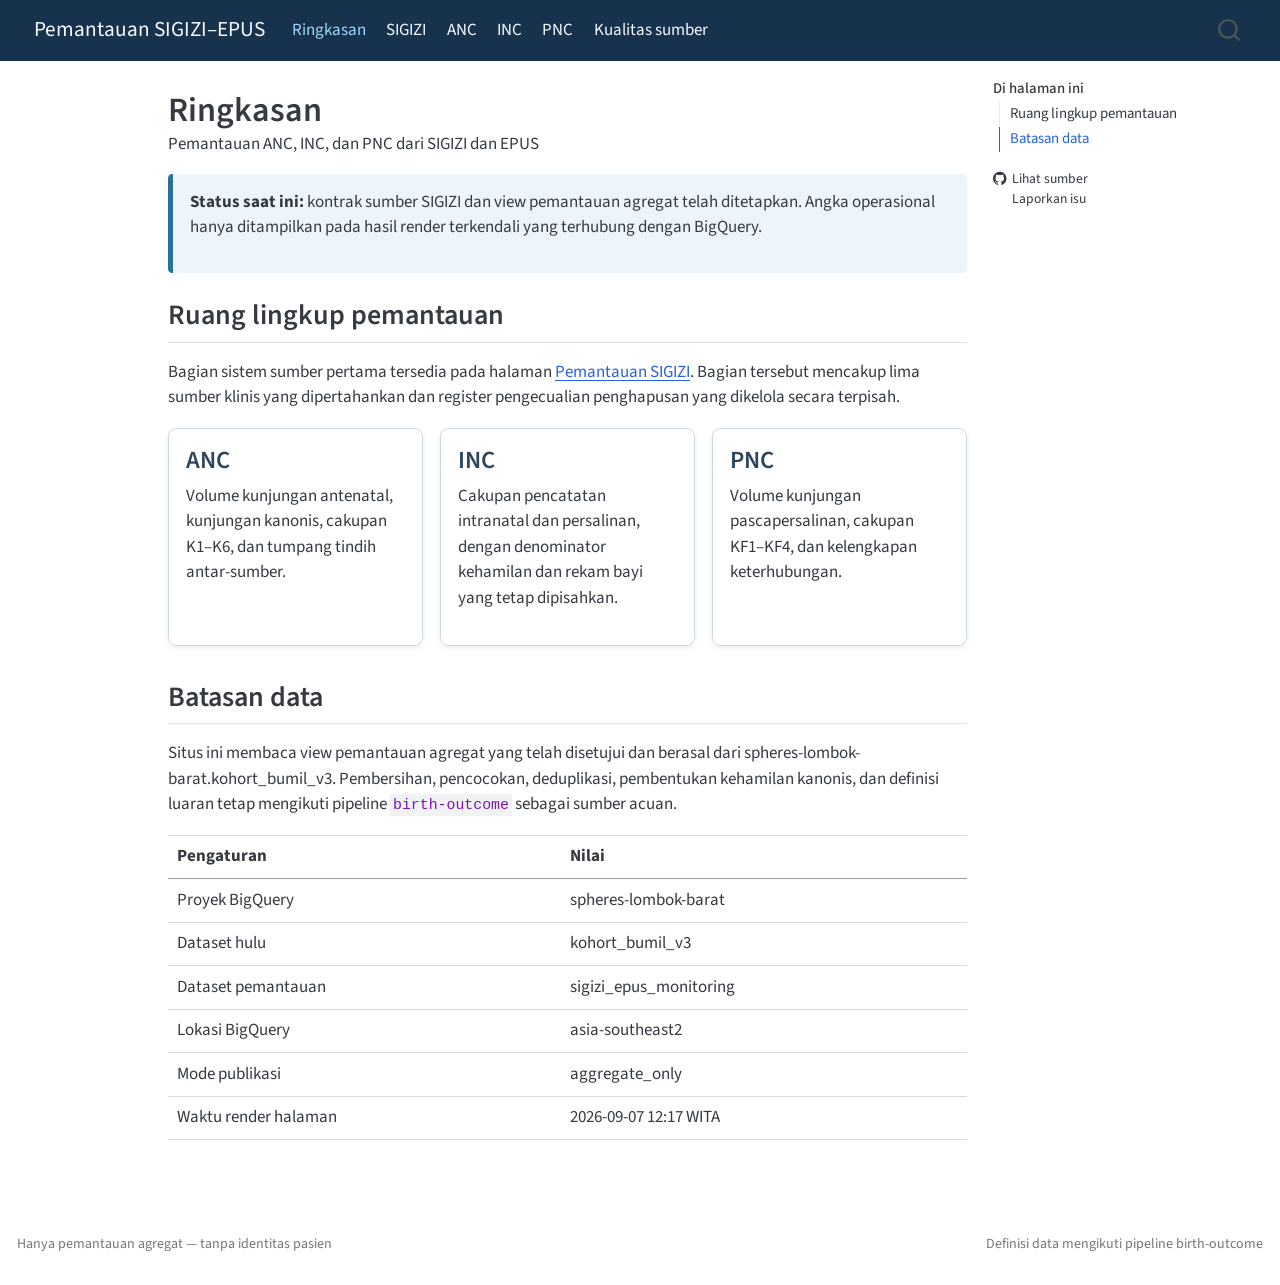
<file: index.html>
<!DOCTYPE html>
<html xmlns="http://www.w3.org/1999/xhtml" lang="id" xml:lang="id"><head>

<meta charset="utf-8">
<meta name="generator" content="quarto-1.8.25">

<meta name="viewport" content="width=device-width, initial-scale=1.0, user-scalable=yes">

<meta name="description" content="Pemantauan ANC, INC, dan PNC dari SIGIZI dan EPUS">

<title>Ringkasan – Pemantauan SIGIZI–EPUS</title>
<style>
code{white-space: pre-wrap;}
span.smallcaps{font-variant: small-caps;}
div.columns{display: flex; gap: min(4vw, 1.5em);}
div.column{flex: auto; overflow-x: auto;}
div.hanging-indent{margin-left: 1.5em; text-indent: -1.5em;}
ul.task-list{list-style: none;}
ul.task-list li input[type="checkbox"] {
  width: 0.8em;
  margin: 0 0.8em 0.2em -1em; /* quarto-specific, see https://github.com/quarto-dev/quarto-cli/issues/4556 */ 
  vertical-align: middle;
}
</style>


<script src="site_libs/quarto-nav/quarto-nav.js"></script>
<script src="site_libs/quarto-nav/headroom.min.js"></script>
<script src="site_libs/clipboard/clipboard.min.js"></script>
<script src="site_libs/quarto-search/autocomplete.umd.js"></script>
<script src="site_libs/quarto-search/fuse.min.js"></script>
<script src="site_libs/quarto-search/quarto-search.js"></script>
<meta name="quarto:offset" content="./">
<script src="site_libs/quarto-html/quarto.js" type="module"></script>
<script src="site_libs/quarto-html/tabsets/tabsets.js" type="module"></script>
<script src="site_libs/quarto-html/axe/axe-check.js" type="module"></script>
<script src="site_libs/quarto-html/popper.min.js"></script>
<script src="site_libs/quarto-html/tippy.umd.min.js"></script>
<script src="site_libs/quarto-html/anchor.min.js"></script>
<link href="site_libs/quarto-html/tippy.css" rel="stylesheet">
<link href="site_libs/quarto-html/quarto-syntax-highlighting-7b89279ff1a6dce999919e0e67d4d9ec.css" rel="stylesheet" id="quarto-text-highlighting-styles">
<script src="site_libs/bootstrap/bootstrap.min.js"></script>
<link href="site_libs/bootstrap/bootstrap-icons.css" rel="stylesheet">
<link href="site_libs/bootstrap/bootstrap-e31584831b205ffbb2d98406f31c2a5b.min.css" rel="stylesheet" append-hash="true" id="quarto-bootstrap" data-mode="light">
<script id="quarto-search-options" type="application/json">{
  "location": "navbar",
  "copy-button": false,
  "collapse-after": 3,
  "panel-placement": "end",
  "type": "overlay",
  "limit": 50,
  "keyboard-shortcut": [
    "f",
    "/",
    "s"
  ],
  "show-item-context": false,
  "language": {
    "search-no-results-text": "Tidak ada hasil",
    "search-matching-documents-text": "dokumen cocok",
    "search-copy-link-title": "Salin tautan untuk mencari",
    "search-hide-matches-text": "Sembunyikan kecocokan lainnya",
    "search-more-match-text": "kecocokan lainnya di dokumen ini",
    "search-more-matches-text": "kecocokan lainnya di dokumen ini",
    "search-clear-button-title": "Hapus",
    "search-text-placeholder": "",
    "search-detached-cancel-button-title": "Batal",
    "search-submit-button-title": "Kirim",
    "search-label": "Mencari"
  }
}</script>


<link rel="stylesheet" href="styles.css">
</head>

<body class="nav-fixed quarto-light">

<div id="quarto-search-results"></div>
  <header id="quarto-header" class="headroom fixed-top">
    <nav class="navbar navbar-expand-lg " data-bs-theme="dark">
      <div class="navbar-container container-fluid">
      <div class="navbar-brand-container mx-auto">
    <a href="./index.html" class="navbar-brand navbar-brand-logo">
    </a>
    <a class="navbar-brand" href="./index.html">
    <span class="navbar-title">Pemantauan SIGIZI–EPUS</span>
    </a>
  </div>
            <div id="quarto-search" class="" title="Mencari"></div>
          <button class="navbar-toggler" type="button" data-bs-toggle="collapse" data-bs-target="#navbarCollapse" aria-controls="navbarCollapse" role="menu" aria-expanded="false" aria-label="Alihkan navigasi" onclick="if (window.quartoToggleHeadroom) { window.quartoToggleHeadroom(); }">
  <span class="navbar-toggler-icon"></span>
</button>
          <div class="collapse navbar-collapse" id="navbarCollapse">
            <ul class="navbar-nav navbar-nav-scroll me-auto">
  <li class="nav-item">
    <a class="nav-link active" href="./index.html" aria-current="page"> 
<span class="menu-text">Ringkasan</span></a>
  </li>  
  <li class="nav-item">
    <a class="nav-link" href="./sigizi.html"> 
<span class="menu-text">SIGIZI</span></a>
  </li>  
  <li class="nav-item">
    <a class="nav-link" href="./anc.html"> 
<span class="menu-text">ANC</span></a>
  </li>  
  <li class="nav-item">
    <a class="nav-link" href="./inc.html"> 
<span class="menu-text">INC</span></a>
  </li>  
  <li class="nav-item">
    <a class="nav-link" href="./pnc.html"> 
<span class="menu-text">PNC</span></a>
  </li>  
  <li class="nav-item">
    <a class="nav-link" href="./source-quality.html"> 
<span class="menu-text">Kualitas sumber</span></a>
  </li>  
</ul>
          </div> <!-- /navcollapse -->
            <div class="quarto-navbar-tools">
</div>
      </div> <!-- /container-fluid -->
    </nav>
</header>
<!-- content -->
<div id="quarto-content" class="quarto-container page-columns page-rows-contents page-layout-article page-navbar">
<!-- sidebar -->
<!-- margin-sidebar -->
    <div id="quarto-margin-sidebar" class="sidebar margin-sidebar">
        <nav id="TOC" role="doc-toc" class="toc-active">
    <h2 id="toc-title">Di halaman ini</h2>
   
  <ul>
  <li><a href="#ruang-lingkup-pemantauan" id="toc-ruang-lingkup-pemantauan" class="nav-link active" data-scroll-target="#ruang-lingkup-pemantauan">Ruang lingkup pemantauan</a></li>
  <li><a href="#batasan-data" id="toc-batasan-data" class="nav-link" data-scroll-target="#batasan-data">Batasan data</a></li>
  </ul>
<div class="toc-actions"><ul><li><a href="https://github.com/oucru-id/sigizi-epus-monitoring/blob/main/index.qmd" class="toc-action"><i class="bi bi-github"></i>Lihat sumber</a></li><li><a href="https://github.com/oucru-id/sigizi-epus-monitoring/issues/new" class="toc-action"><i class="bi empty"></i>Laporkan isu</a></li></ul></div></nav>
    </div>
<!-- main -->
<main class="content" id="quarto-document-content">

<header id="title-block-header" class="quarto-title-block default">
<div class="quarto-title">
<h1 class="title">Ringkasan</h1>
</div>

<div>
  <div class="description">
    Pemantauan ANC, INC, dan PNC dari SIGIZI dan EPUS
  </div>
</div>


<div class="quarto-title-meta">

    
  
    
  </div>
  


</header>


<div class="status-banner">
<p><strong>Status saat ini:</strong> kontrak sumber SIGIZI dan view pemantauan agregat telah ditetapkan. Angka operasional hanya ditampilkan pada hasil render terkendali yang terhubung dengan BigQuery.</p>
</div>
<section id="ruang-lingkup-pemantauan" class="level2">
<h2 class="anchored" data-anchor-id="ruang-lingkup-pemantauan">Ruang lingkup pemantauan</h2>
<p>Bagian sistem sumber pertama tersedia pada halaman <a href="./sigizi.html">Pemantauan SIGIZI</a>. Bagian tersebut mencakup lima sumber klinis yang dipertahankan dan register pengecualian penghapusan yang dikelola secara terpisah.</p>
<div class="metric-grid">
<section id="anc" class="level3 metric-card">
<h3 class="anchored" data-anchor-id="anc">ANC</h3>
<p>Volume kunjungan antenatal, kunjungan kanonis, cakupan K1–K6, dan tumpang tindih antar-sumber.</p>
</section>
<section id="inc" class="level3 metric-card">
<h3 class="anchored" data-anchor-id="inc">INC</h3>
<p>Cakupan pencatatan intranatal dan persalinan, dengan denominator kehamilan dan rekam bayi yang tetap dipisahkan.</p>
</section>
<section id="pnc" class="level3 metric-card">
<h3 class="anchored" data-anchor-id="pnc">PNC</h3>
<p>Volume kunjungan pascapersalinan, cakupan KF1–KF4, dan kelengkapan keterhubungan.</p>
</section>
</div>
</section>
<section id="batasan-data" class="level2">
<h2 class="anchored" data-anchor-id="batasan-data">Batasan data</h2>
<p>Situs ini membaca view pemantauan agregat yang telah disetujui dan berasal dari spheres-lombok-barat.kohort_bumil_v3. Pembersihan, pencocokan, deduplikasi, pembentukan kehamilan kanonis, dan definisi luaran tetap mengikuti pipeline <code>birth-outcome</code> sebagai sumber acuan.</p>
<table class="caption-top table">
<thead>
<tr class="header">
<th>Pengaturan</th>
<th>Nilai</th>
</tr>
</thead>
<tbody>
<tr class="odd">
<td>Proyek BigQuery</td>
<td>spheres-lombok-barat</td>
</tr>
<tr class="even">
<td>Dataset hulu</td>
<td>kohort_bumil_v3</td>
</tr>
<tr class="odd">
<td>Dataset pemantauan</td>
<td>sigizi_epus_monitoring</td>
</tr>
<tr class="even">
<td>Lokasi BigQuery</td>
<td>asia-southeast2</td>
</tr>
<tr class="odd">
<td>Mode publikasi</td>
<td>aggregate_only</td>
</tr>
<tr class="even">
<td>Waktu render halaman</td>
<td>2026-09-07 12:17 WITA</td>
</tr>
</tbody>
</table>


</section>

</main> <!-- /main -->
<script id="quarto-html-after-body" type="application/javascript">
  window.document.addEventListener("DOMContentLoaded", function (event) {
    const icon = "";
    const anchorJS = new window.AnchorJS();
    anchorJS.options = {
      placement: 'right',
      icon: icon
    };
    anchorJS.add('.anchored');
    const isCodeAnnotation = (el) => {
      for (const clz of el.classList) {
        if (clz.startsWith('code-annotation-')) {                     
          return true;
        }
      }
      return false;
    }
    const onCopySuccess = function(e) {
      // button target
      const button = e.trigger;
      // don't keep focus
      button.blur();
      // flash "checked"
      button.classList.add('code-copy-button-checked');
      var currentTitle = button.getAttribute("title");
      button.setAttribute("title", "Disalin!");
      let tooltip;
      if (window.bootstrap) {
        button.setAttribute("data-bs-toggle", "tooltip");
        button.setAttribute("data-bs-placement", "left");
        button.setAttribute("data-bs-title", "Disalin!");
        tooltip = new bootstrap.Tooltip(button, 
          { trigger: "manual", 
            customClass: "code-copy-button-tooltip",
            offset: [0, -8]});
        tooltip.show();    
      }
      setTimeout(function() {
        if (tooltip) {
          tooltip.hide();
          button.removeAttribute("data-bs-title");
          button.removeAttribute("data-bs-toggle");
          button.removeAttribute("data-bs-placement");
        }
        button.setAttribute("title", currentTitle);
        button.classList.remove('code-copy-button-checked');
      }, 1000);
      // clear code selection
      e.clearSelection();
    }
    const getTextToCopy = function(trigger) {
      const outerScaffold = trigger.parentElement.cloneNode(true);
      const codeEl = outerScaffold.querySelector('code');
      for (const childEl of codeEl.children) {
        if (isCodeAnnotation(childEl)) {
          childEl.remove();
        }
      }
      return codeEl.innerText;
    }
    const clipboard = new window.ClipboardJS('.code-copy-button:not([data-in-quarto-modal])', {
      text: getTextToCopy
    });
    clipboard.on('success', onCopySuccess);
    if (window.document.getElementById('quarto-embedded-source-code-modal')) {
      const clipboardModal = new window.ClipboardJS('.code-copy-button[data-in-quarto-modal]', {
        text: getTextToCopy,
        container: window.document.getElementById('quarto-embedded-source-code-modal')
      });
      clipboardModal.on('success', onCopySuccess);
    }
      var localhostRegex = new RegExp(/^(?:http|https):\/\/localhost\:?[0-9]*\//);
      var mailtoRegex = new RegExp(/^mailto:/);
        var filterRegex = new RegExp("https:\/\/oucru-id\.github\.io\/sigizi-epus-monitoring\/");
      var isInternal = (href) => {
          return filterRegex.test(href) || localhostRegex.test(href) || mailtoRegex.test(href);
      }
      // Inspect non-navigation links and adorn them if external
     var links = window.document.querySelectorAll('a[href]:not(.nav-link):not(.navbar-brand):not(.toc-action):not(.sidebar-link):not(.sidebar-item-toggle):not(.pagination-link):not(.no-external):not([aria-hidden]):not(.dropdown-item):not(.quarto-navigation-tool):not(.about-link)');
      for (var i=0; i<links.length; i++) {
        const link = links[i];
        if (!isInternal(link.href)) {
          // undo the damage that might have been done by quarto-nav.js in the case of
          // links that we want to consider external
          if (link.dataset.originalHref !== undefined) {
            link.href = link.dataset.originalHref;
          }
            // target, if specified
            link.setAttribute("target", "_blank");
            if (link.getAttribute("rel") === null) {
              link.setAttribute("rel", "noopener");
            }
        }
      }
    function tippyHover(el, contentFn, onTriggerFn, onUntriggerFn) {
      const config = {
        allowHTML: true,
        maxWidth: 500,
        delay: 100,
        arrow: false,
        appendTo: function(el) {
            return el.parentElement;
        },
        interactive: true,
        interactiveBorder: 10,
        theme: 'quarto',
        placement: 'bottom-start',
      };
      if (contentFn) {
        config.content = contentFn;
      }
      if (onTriggerFn) {
        config.onTrigger = onTriggerFn;
      }
      if (onUntriggerFn) {
        config.onUntrigger = onUntriggerFn;
      }
      window.tippy(el, config); 
    }
    const noterefs = window.document.querySelectorAll('a[role="doc-noteref"]');
    for (var i=0; i<noterefs.length; i++) {
      const ref = noterefs[i];
      tippyHover(ref, function() {
        // use id or data attribute instead here
        let href = ref.getAttribute('data-footnote-href') || ref.getAttribute('href');
        try { href = new URL(href).hash; } catch {}
        const id = href.replace(/^#\/?/, "");
        const note = window.document.getElementById(id);
        if (note) {
          return note.innerHTML;
        } else {
          return "";
        }
      });
    }
    const xrefs = window.document.querySelectorAll('a.quarto-xref');
    const processXRef = (id, note) => {
      // Strip column container classes
      const stripColumnClz = (el) => {
        el.classList.remove("page-full", "page-columns");
        if (el.children) {
          for (const child of el.children) {
            stripColumnClz(child);
          }
        }
      }
      stripColumnClz(note)
      if (id === null || id.startsWith('sec-')) {
        // Special case sections, only their first couple elements
        const container = document.createElement("div");
        if (note.children && note.children.length > 2) {
          container.appendChild(note.children[0].cloneNode(true));
          for (let i = 1; i < note.children.length; i++) {
            const child = note.children[i];
            if (child.tagName === "P" && child.innerText === "") {
              continue;
            } else {
              container.appendChild(child.cloneNode(true));
              break;
            }
          }
          if (window.Quarto?.typesetMath) {
            window.Quarto.typesetMath(container);
          }
          return container.innerHTML
        } else {
          if (window.Quarto?.typesetMath) {
            window.Quarto.typesetMath(note);
          }
          return note.innerHTML;
        }
      } else {
        // Remove any anchor links if they are present
        const anchorLink = note.querySelector('a.anchorjs-link');
        if (anchorLink) {
          anchorLink.remove();
        }
        if (window.Quarto?.typesetMath) {
          window.Quarto.typesetMath(note);
        }
        if (note.classList.contains("callout")) {
          return note.outerHTML;
        } else {
          return note.innerHTML;
        }
      }
    }
    for (var i=0; i<xrefs.length; i++) {
      const xref = xrefs[i];
      tippyHover(xref, undefined, function(instance) {
        instance.disable();
        let url = xref.getAttribute('href');
        let hash = undefined; 
        if (url.startsWith('#')) {
          hash = url;
        } else {
          try { hash = new URL(url).hash; } catch {}
        }
        if (hash) {
          const id = hash.replace(/^#\/?/, "");
          const note = window.document.getElementById(id);
          if (note !== null) {
            try {
              const html = processXRef(id, note.cloneNode(true));
              instance.setContent(html);
            } finally {
              instance.enable();
              instance.show();
            }
          } else {
            // See if we can fetch this
            fetch(url.split('#')[0])
            .then(res => res.text())
            .then(html => {
              const parser = new DOMParser();
              const htmlDoc = parser.parseFromString(html, "text/html");
              const note = htmlDoc.getElementById(id);
              if (note !== null) {
                const html = processXRef(id, note);
                instance.setContent(html);
              } 
            }).finally(() => {
              instance.enable();
              instance.show();
            });
          }
        } else {
          // See if we can fetch a full url (with no hash to target)
          // This is a special case and we should probably do some content thinning / targeting
          fetch(url)
          .then(res => res.text())
          .then(html => {
            const parser = new DOMParser();
            const htmlDoc = parser.parseFromString(html, "text/html");
            const note = htmlDoc.querySelector('main.content');
            if (note !== null) {
              // This should only happen for chapter cross references
              // (since there is no id in the URL)
              // remove the first header
              if (note.children.length > 0 && note.children[0].tagName === "HEADER") {
                note.children[0].remove();
              }
              const html = processXRef(null, note);
              instance.setContent(html);
            } 
          }).finally(() => {
            instance.enable();
            instance.show();
          });
        }
      }, function(instance) {
      });
    }
        let selectedAnnoteEl;
        const selectorForAnnotation = ( cell, annotation) => {
          let cellAttr = 'data-code-cell="' + cell + '"';
          let lineAttr = 'data-code-annotation="' +  annotation + '"';
          const selector = 'span[' + cellAttr + '][' + lineAttr + ']';
          return selector;
        }
        const selectCodeLines = (annoteEl) => {
          const doc = window.document;
          const targetCell = annoteEl.getAttribute("data-target-cell");
          const targetAnnotation = annoteEl.getAttribute("data-target-annotation");
          const annoteSpan = window.document.querySelector(selectorForAnnotation(targetCell, targetAnnotation));
          const lines = annoteSpan.getAttribute("data-code-lines").split(",");
          const lineIds = lines.map((line) => {
            return targetCell + "-" + line;
          })
          let top = null;
          let height = null;
          let parent = null;
          if (lineIds.length > 0) {
              //compute the position of the single el (top and bottom and make a div)
              const el = window.document.getElementById(lineIds[0]);
              top = el.offsetTop;
              height = el.offsetHeight;
              parent = el.parentElement.parentElement;
            if (lineIds.length > 1) {
              const lastEl = window.document.getElementById(lineIds[lineIds.length - 1]);
              const bottom = lastEl.offsetTop + lastEl.offsetHeight;
              height = bottom - top;
            }
            if (top !== null && height !== null && parent !== null) {
              // cook up a div (if necessary) and position it 
              let div = window.document.getElementById("code-annotation-line-highlight");
              if (div === null) {
                div = window.document.createElement("div");
                div.setAttribute("id", "code-annotation-line-highlight");
                div.style.position = 'absolute';
                parent.appendChild(div);
              }
              div.style.top = top - 2 + "px";
              div.style.height = height + 4 + "px";
              div.style.left = 0;
              let gutterDiv = window.document.getElementById("code-annotation-line-highlight-gutter");
              if (gutterDiv === null) {
                gutterDiv = window.document.createElement("div");
                gutterDiv.setAttribute("id", "code-annotation-line-highlight-gutter");
                gutterDiv.style.position = 'absolute';
                const codeCell = window.document.getElementById(targetCell);
                const gutter = codeCell.querySelector('.code-annotation-gutter');
                gutter.appendChild(gutterDiv);
              }
              gutterDiv.style.top = top - 2 + "px";
              gutterDiv.style.height = height + 4 + "px";
            }
            selectedAnnoteEl = annoteEl;
          }
        };
        const unselectCodeLines = () => {
          const elementsIds = ["code-annotation-line-highlight", "code-annotation-line-highlight-gutter"];
          elementsIds.forEach((elId) => {
            const div = window.document.getElementById(elId);
            if (div) {
              div.remove();
            }
          });
          selectedAnnoteEl = undefined;
        };
          // Handle positioning of the toggle
      window.addEventListener(
        "resize",
        throttle(() => {
          elRect = undefined;
          if (selectedAnnoteEl) {
            selectCodeLines(selectedAnnoteEl);
          }
        }, 10)
      );
      function throttle(fn, ms) {
      let throttle = false;
      let timer;
        return (...args) => {
          if(!throttle) { // first call gets through
              fn.apply(this, args);
              throttle = true;
          } else { // all the others get throttled
              if(timer) clearTimeout(timer); // cancel #2
              timer = setTimeout(() => {
                fn.apply(this, args);
                timer = throttle = false;
              }, ms);
          }
        };
      }
        // Attach click handler to the DT
        const annoteDls = window.document.querySelectorAll('dt[data-target-cell]');
        for (const annoteDlNode of annoteDls) {
          annoteDlNode.addEventListener('click', (event) => {
            const clickedEl = event.target;
            if (clickedEl !== selectedAnnoteEl) {
              unselectCodeLines();
              const activeEl = window.document.querySelector('dt[data-target-cell].code-annotation-active');
              if (activeEl) {
                activeEl.classList.remove('code-annotation-active');
              }
              selectCodeLines(clickedEl);
              clickedEl.classList.add('code-annotation-active');
            } else {
              // Unselect the line
              unselectCodeLines();
              clickedEl.classList.remove('code-annotation-active');
            }
          });
        }
    const findCites = (el) => {
      const parentEl = el.parentElement;
      if (parentEl) {
        const cites = parentEl.dataset.cites;
        if (cites) {
          return {
            el,
            cites: cites.split(' ')
          };
        } else {
          return findCites(el.parentElement)
        }
      } else {
        return undefined;
      }
    };
    var bibliorefs = window.document.querySelectorAll('a[role="doc-biblioref"]');
    for (var i=0; i<bibliorefs.length; i++) {
      const ref = bibliorefs[i];
      const citeInfo = findCites(ref);
      if (citeInfo) {
        tippyHover(citeInfo.el, function() {
          var popup = window.document.createElement('div');
          citeInfo.cites.forEach(function(cite) {
            var citeDiv = window.document.createElement('div');
            citeDiv.classList.add('hanging-indent');
            citeDiv.classList.add('csl-entry');
            var biblioDiv = window.document.getElementById('ref-' + cite);
            if (biblioDiv) {
              citeDiv.innerHTML = biblioDiv.innerHTML;
            }
            popup.appendChild(citeDiv);
          });
          return popup.innerHTML;
        });
      }
    }
  });
  </script>
</div> <!-- /content -->
<footer class="footer">
  <div class="nav-footer">
    <div class="nav-footer-left">
<p>Hanya pemantauan agregat — tanpa identitas pasien</p>
</div>   
    <div class="nav-footer-center">
      &nbsp;
    <div class="toc-actions d-sm-block d-md-none"><ul><li><a href="https://github.com/oucru-id/sigizi-epus-monitoring/blob/main/index.qmd" class="toc-action"><i class="bi bi-github"></i>Lihat sumber</a></li><li><a href="https://github.com/oucru-id/sigizi-epus-monitoring/issues/new" class="toc-action"><i class="bi empty"></i>Laporkan isu</a></li></ul></div></div>
    <div class="nav-footer-right">
<p>Definisi data mengikuti pipeline birth-outcome</p>
</div>
  </div>
</footer>




</body></html>
</file>
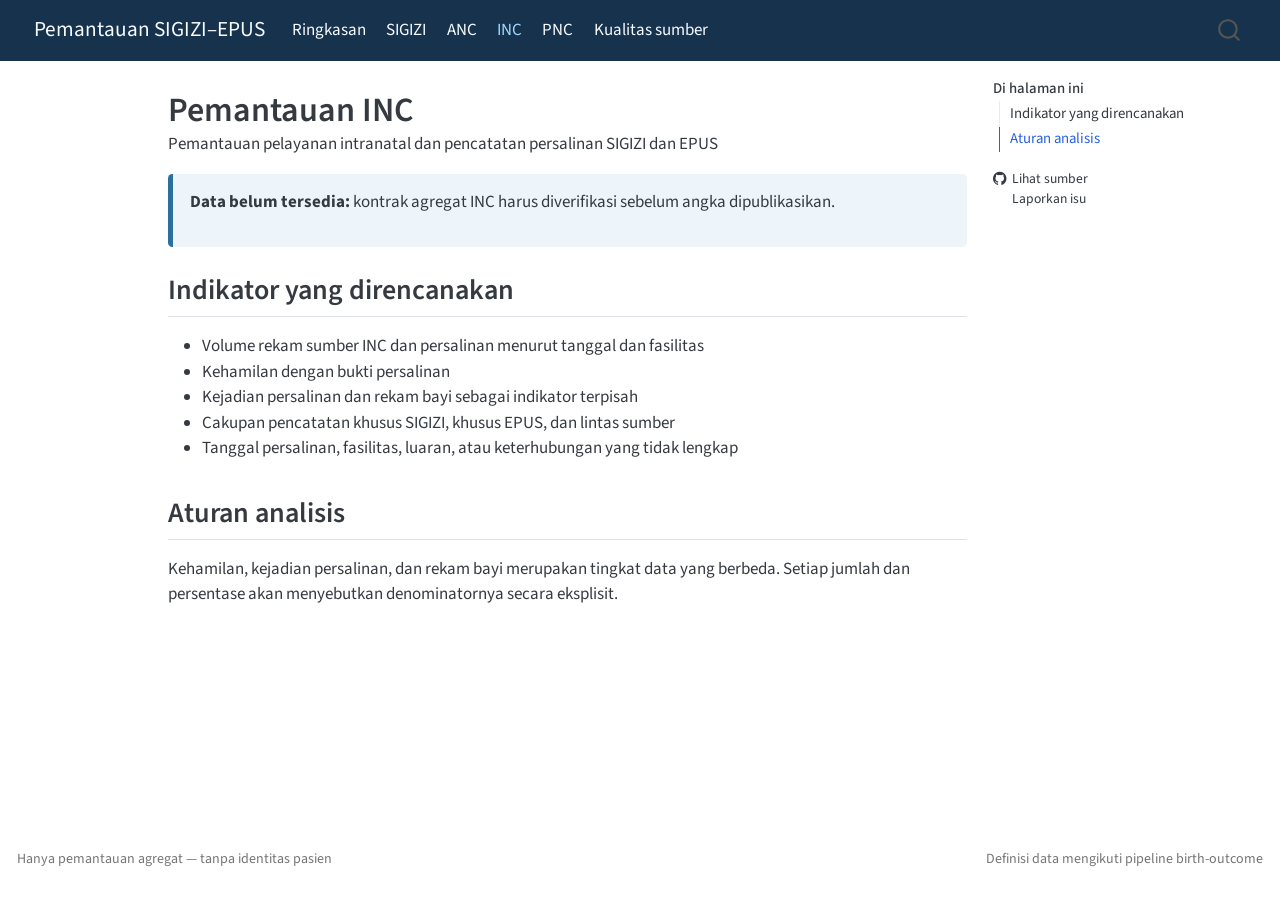
<file: inc.html>
<!DOCTYPE html>
<html xmlns="http://www.w3.org/1999/xhtml" lang="id" xml:lang="id"><head>

<meta charset="utf-8">
<meta name="generator" content="quarto-1.8.25">

<meta name="viewport" content="width=device-width, initial-scale=1.0, user-scalable=yes">

<meta name="description" content="Pemantauan pelayanan intranatal dan pencatatan persalinan SIGIZI dan EPUS">

<title>Pemantauan INC – Pemantauan SIGIZI–EPUS</title>
<style>
code{white-space: pre-wrap;}
span.smallcaps{font-variant: small-caps;}
div.columns{display: flex; gap: min(4vw, 1.5em);}
div.column{flex: auto; overflow-x: auto;}
div.hanging-indent{margin-left: 1.5em; text-indent: -1.5em;}
ul.task-list{list-style: none;}
ul.task-list li input[type="checkbox"] {
  width: 0.8em;
  margin: 0 0.8em 0.2em -1em; /* quarto-specific, see https://github.com/quarto-dev/quarto-cli/issues/4556 */ 
  vertical-align: middle;
}
</style>


<script src="site_libs/quarto-nav/quarto-nav.js"></script>
<script src="site_libs/quarto-nav/headroom.min.js"></script>
<script src="site_libs/clipboard/clipboard.min.js"></script>
<script src="site_libs/quarto-search/autocomplete.umd.js"></script>
<script src="site_libs/quarto-search/fuse.min.js"></script>
<script src="site_libs/quarto-search/quarto-search.js"></script>
<meta name="quarto:offset" content="./">
<script src="site_libs/quarto-html/quarto.js" type="module"></script>
<script src="site_libs/quarto-html/tabsets/tabsets.js" type="module"></script>
<script src="site_libs/quarto-html/axe/axe-check.js" type="module"></script>
<script src="site_libs/quarto-html/popper.min.js"></script>
<script src="site_libs/quarto-html/tippy.umd.min.js"></script>
<script src="site_libs/quarto-html/anchor.min.js"></script>
<link href="site_libs/quarto-html/tippy.css" rel="stylesheet">
<link href="site_libs/quarto-html/quarto-syntax-highlighting-7b89279ff1a6dce999919e0e67d4d9ec.css" rel="stylesheet" id="quarto-text-highlighting-styles">
<script src="site_libs/bootstrap/bootstrap.min.js"></script>
<link href="site_libs/bootstrap/bootstrap-icons.css" rel="stylesheet">
<link href="site_libs/bootstrap/bootstrap-e31584831b205ffbb2d98406f31c2a5b.min.css" rel="stylesheet" append-hash="true" id="quarto-bootstrap" data-mode="light">
<script id="quarto-search-options" type="application/json">{
  "location": "navbar",
  "copy-button": false,
  "collapse-after": 3,
  "panel-placement": "end",
  "type": "overlay",
  "limit": 50,
  "keyboard-shortcut": [
    "f",
    "/",
    "s"
  ],
  "show-item-context": false,
  "language": {
    "search-no-results-text": "Tidak ada hasil",
    "search-matching-documents-text": "dokumen cocok",
    "search-copy-link-title": "Salin tautan untuk mencari",
    "search-hide-matches-text": "Sembunyikan kecocokan lainnya",
    "search-more-match-text": "kecocokan lainnya di dokumen ini",
    "search-more-matches-text": "kecocokan lainnya di dokumen ini",
    "search-clear-button-title": "Hapus",
    "search-text-placeholder": "",
    "search-detached-cancel-button-title": "Batal",
    "search-submit-button-title": "Kirim",
    "search-label": "Mencari"
  }
}</script>


<link rel="stylesheet" href="styles.css">
</head>

<body class="nav-fixed quarto-light">

<div id="quarto-search-results"></div>
  <header id="quarto-header" class="headroom fixed-top">
    <nav class="navbar navbar-expand-lg " data-bs-theme="dark">
      <div class="navbar-container container-fluid">
      <div class="navbar-brand-container mx-auto">
    <a href="./index.html" class="navbar-brand navbar-brand-logo">
    </a>
    <a class="navbar-brand" href="./index.html">
    <span class="navbar-title">Pemantauan SIGIZI–EPUS</span>
    </a>
  </div>
            <div id="quarto-search" class="" title="Mencari"></div>
          <button class="navbar-toggler" type="button" data-bs-toggle="collapse" data-bs-target="#navbarCollapse" aria-controls="navbarCollapse" role="menu" aria-expanded="false" aria-label="Alihkan navigasi" onclick="if (window.quartoToggleHeadroom) { window.quartoToggleHeadroom(); }">
  <span class="navbar-toggler-icon"></span>
</button>
          <div class="collapse navbar-collapse" id="navbarCollapse">
            <ul class="navbar-nav navbar-nav-scroll me-auto">
  <li class="nav-item">
    <a class="nav-link" href="./index.html"> 
<span class="menu-text">Ringkasan</span></a>
  </li>  
  <li class="nav-item">
    <a class="nav-link" href="./sigizi.html"> 
<span class="menu-text">SIGIZI</span></a>
  </li>  
  <li class="nav-item">
    <a class="nav-link" href="./anc.html"> 
<span class="menu-text">ANC</span></a>
  </li>  
  <li class="nav-item">
    <a class="nav-link active" href="./inc.html" aria-current="page"> 
<span class="menu-text">INC</span></a>
  </li>  
  <li class="nav-item">
    <a class="nav-link" href="./pnc.html"> 
<span class="menu-text">PNC</span></a>
  </li>  
  <li class="nav-item">
    <a class="nav-link" href="./source-quality.html"> 
<span class="menu-text">Kualitas sumber</span></a>
  </li>  
</ul>
          </div> <!-- /navcollapse -->
            <div class="quarto-navbar-tools">
</div>
      </div> <!-- /container-fluid -->
    </nav>
</header>
<!-- content -->
<div id="quarto-content" class="quarto-container page-columns page-rows-contents page-layout-article page-navbar">
<!-- sidebar -->
<!-- margin-sidebar -->
    <div id="quarto-margin-sidebar" class="sidebar margin-sidebar">
        <nav id="TOC" role="doc-toc" class="toc-active">
    <h2 id="toc-title">Di halaman ini</h2>
   
  <ul>
  <li><a href="#indikator-yang-direncanakan" id="toc-indikator-yang-direncanakan" class="nav-link active" data-scroll-target="#indikator-yang-direncanakan">Indikator yang direncanakan</a></li>
  <li><a href="#aturan-analisis" id="toc-aturan-analisis" class="nav-link" data-scroll-target="#aturan-analisis">Aturan analisis</a></li>
  </ul>
<div class="toc-actions"><ul><li><a href="https://github.com/oucru-id/sigizi-epus-monitoring/blob/main/inc.qmd" class="toc-action"><i class="bi bi-github"></i>Lihat sumber</a></li><li><a href="https://github.com/oucru-id/sigizi-epus-monitoring/issues/new" class="toc-action"><i class="bi empty"></i>Laporkan isu</a></li></ul></div></nav>
    </div>
<!-- main -->
<main class="content" id="quarto-document-content">

<header id="title-block-header" class="quarto-title-block default">
<div class="quarto-title">
<h1 class="title">Pemantauan INC</h1>
</div>

<div>
  <div class="description">
    Pemantauan pelayanan intranatal dan pencatatan persalinan SIGIZI dan EPUS
  </div>
</div>


<div class="quarto-title-meta">

    
  
    
  </div>
  


</header>


<div class="status-banner">
<p><strong>Data belum tersedia:</strong> kontrak agregat INC harus diverifikasi sebelum angka dipublikasikan.</p>
</div>
<section id="indikator-yang-direncanakan" class="level2">
<h2 class="anchored" data-anchor-id="indikator-yang-direncanakan">Indikator yang direncanakan</h2>
<ul>
<li>Volume rekam sumber INC dan persalinan menurut tanggal dan fasilitas</li>
<li>Kehamilan dengan bukti persalinan</li>
<li>Kejadian persalinan dan rekam bayi sebagai indikator terpisah</li>
<li>Cakupan pencatatan khusus SIGIZI, khusus EPUS, dan lintas sumber</li>
<li>Tanggal persalinan, fasilitas, luaran, atau keterhubungan yang tidak lengkap</li>
</ul>
</section>
<section id="aturan-analisis" class="level2">
<h2 class="anchored" data-anchor-id="aturan-analisis">Aturan analisis</h2>
<p>Kehamilan, kejadian persalinan, dan rekam bayi merupakan tingkat data yang berbeda. Setiap jumlah dan persentase akan menyebutkan denominatornya secara eksplisit.</p>


</section>

</main> <!-- /main -->
<script id="quarto-html-after-body" type="application/javascript">
  window.document.addEventListener("DOMContentLoaded", function (event) {
    const icon = "";
    const anchorJS = new window.AnchorJS();
    anchorJS.options = {
      placement: 'right',
      icon: icon
    };
    anchorJS.add('.anchored');
    const isCodeAnnotation = (el) => {
      for (const clz of el.classList) {
        if (clz.startsWith('code-annotation-')) {                     
          return true;
        }
      }
      return false;
    }
    const onCopySuccess = function(e) {
      // button target
      const button = e.trigger;
      // don't keep focus
      button.blur();
      // flash "checked"
      button.classList.add('code-copy-button-checked');
      var currentTitle = button.getAttribute("title");
      button.setAttribute("title", "Disalin!");
      let tooltip;
      if (window.bootstrap) {
        button.setAttribute("data-bs-toggle", "tooltip");
        button.setAttribute("data-bs-placement", "left");
        button.setAttribute("data-bs-title", "Disalin!");
        tooltip = new bootstrap.Tooltip(button, 
          { trigger: "manual", 
            customClass: "code-copy-button-tooltip",
            offset: [0, -8]});
        tooltip.show();    
      }
      setTimeout(function() {
        if (tooltip) {
          tooltip.hide();
          button.removeAttribute("data-bs-title");
          button.removeAttribute("data-bs-toggle");
          button.removeAttribute("data-bs-placement");
        }
        button.setAttribute("title", currentTitle);
        button.classList.remove('code-copy-button-checked');
      }, 1000);
      // clear code selection
      e.clearSelection();
    }
    const getTextToCopy = function(trigger) {
      const outerScaffold = trigger.parentElement.cloneNode(true);
      const codeEl = outerScaffold.querySelector('code');
      for (const childEl of codeEl.children) {
        if (isCodeAnnotation(childEl)) {
          childEl.remove();
        }
      }
      return codeEl.innerText;
    }
    const clipboard = new window.ClipboardJS('.code-copy-button:not([data-in-quarto-modal])', {
      text: getTextToCopy
    });
    clipboard.on('success', onCopySuccess);
    if (window.document.getElementById('quarto-embedded-source-code-modal')) {
      const clipboardModal = new window.ClipboardJS('.code-copy-button[data-in-quarto-modal]', {
        text: getTextToCopy,
        container: window.document.getElementById('quarto-embedded-source-code-modal')
      });
      clipboardModal.on('success', onCopySuccess);
    }
      var localhostRegex = new RegExp(/^(?:http|https):\/\/localhost\:?[0-9]*\//);
      var mailtoRegex = new RegExp(/^mailto:/);
        var filterRegex = new RegExp("https:\/\/oucru-id\.github\.io\/sigizi-epus-monitoring\/");
      var isInternal = (href) => {
          return filterRegex.test(href) || localhostRegex.test(href) || mailtoRegex.test(href);
      }
      // Inspect non-navigation links and adorn them if external
     var links = window.document.querySelectorAll('a[href]:not(.nav-link):not(.navbar-brand):not(.toc-action):not(.sidebar-link):not(.sidebar-item-toggle):not(.pagination-link):not(.no-external):not([aria-hidden]):not(.dropdown-item):not(.quarto-navigation-tool):not(.about-link)');
      for (var i=0; i<links.length; i++) {
        const link = links[i];
        if (!isInternal(link.href)) {
          // undo the damage that might have been done by quarto-nav.js in the case of
          // links that we want to consider external
          if (link.dataset.originalHref !== undefined) {
            link.href = link.dataset.originalHref;
          }
            // target, if specified
            link.setAttribute("target", "_blank");
            if (link.getAttribute("rel") === null) {
              link.setAttribute("rel", "noopener");
            }
        }
      }
    function tippyHover(el, contentFn, onTriggerFn, onUntriggerFn) {
      const config = {
        allowHTML: true,
        maxWidth: 500,
        delay: 100,
        arrow: false,
        appendTo: function(el) {
            return el.parentElement;
        },
        interactive: true,
        interactiveBorder: 10,
        theme: 'quarto',
        placement: 'bottom-start',
      };
      if (contentFn) {
        config.content = contentFn;
      }
      if (onTriggerFn) {
        config.onTrigger = onTriggerFn;
      }
      if (onUntriggerFn) {
        config.onUntrigger = onUntriggerFn;
      }
      window.tippy(el, config); 
    }
    const noterefs = window.document.querySelectorAll('a[role="doc-noteref"]');
    for (var i=0; i<noterefs.length; i++) {
      const ref = noterefs[i];
      tippyHover(ref, function() {
        // use id or data attribute instead here
        let href = ref.getAttribute('data-footnote-href') || ref.getAttribute('href');
        try { href = new URL(href).hash; } catch {}
        const id = href.replace(/^#\/?/, "");
        const note = window.document.getElementById(id);
        if (note) {
          return note.innerHTML;
        } else {
          return "";
        }
      });
    }
    const xrefs = window.document.querySelectorAll('a.quarto-xref');
    const processXRef = (id, note) => {
      // Strip column container classes
      const stripColumnClz = (el) => {
        el.classList.remove("page-full", "page-columns");
        if (el.children) {
          for (const child of el.children) {
            stripColumnClz(child);
          }
        }
      }
      stripColumnClz(note)
      if (id === null || id.startsWith('sec-')) {
        // Special case sections, only their first couple elements
        const container = document.createElement("div");
        if (note.children && note.children.length > 2) {
          container.appendChild(note.children[0].cloneNode(true));
          for (let i = 1; i < note.children.length; i++) {
            const child = note.children[i];
            if (child.tagName === "P" && child.innerText === "") {
              continue;
            } else {
              container.appendChild(child.cloneNode(true));
              break;
            }
          }
          if (window.Quarto?.typesetMath) {
            window.Quarto.typesetMath(container);
          }
          return container.innerHTML
        } else {
          if (window.Quarto?.typesetMath) {
            window.Quarto.typesetMath(note);
          }
          return note.innerHTML;
        }
      } else {
        // Remove any anchor links if they are present
        const anchorLink = note.querySelector('a.anchorjs-link');
        if (anchorLink) {
          anchorLink.remove();
        }
        if (window.Quarto?.typesetMath) {
          window.Quarto.typesetMath(note);
        }
        if (note.classList.contains("callout")) {
          return note.outerHTML;
        } else {
          return note.innerHTML;
        }
      }
    }
    for (var i=0; i<xrefs.length; i++) {
      const xref = xrefs[i];
      tippyHover(xref, undefined, function(instance) {
        instance.disable();
        let url = xref.getAttribute('href');
        let hash = undefined; 
        if (url.startsWith('#')) {
          hash = url;
        } else {
          try { hash = new URL(url).hash; } catch {}
        }
        if (hash) {
          const id = hash.replace(/^#\/?/, "");
          const note = window.document.getElementById(id);
          if (note !== null) {
            try {
              const html = processXRef(id, note.cloneNode(true));
              instance.setContent(html);
            } finally {
              instance.enable();
              instance.show();
            }
          } else {
            // See if we can fetch this
            fetch(url.split('#')[0])
            .then(res => res.text())
            .then(html => {
              const parser = new DOMParser();
              const htmlDoc = parser.parseFromString(html, "text/html");
              const note = htmlDoc.getElementById(id);
              if (note !== null) {
                const html = processXRef(id, note);
                instance.setContent(html);
              } 
            }).finally(() => {
              instance.enable();
              instance.show();
            });
          }
        } else {
          // See if we can fetch a full url (with no hash to target)
          // This is a special case and we should probably do some content thinning / targeting
          fetch(url)
          .then(res => res.text())
          .then(html => {
            const parser = new DOMParser();
            const htmlDoc = parser.parseFromString(html, "text/html");
            const note = htmlDoc.querySelector('main.content');
            if (note !== null) {
              // This should only happen for chapter cross references
              // (since there is no id in the URL)
              // remove the first header
              if (note.children.length > 0 && note.children[0].tagName === "HEADER") {
                note.children[0].remove();
              }
              const html = processXRef(null, note);
              instance.setContent(html);
            } 
          }).finally(() => {
            instance.enable();
            instance.show();
          });
        }
      }, function(instance) {
      });
    }
        let selectedAnnoteEl;
        const selectorForAnnotation = ( cell, annotation) => {
          let cellAttr = 'data-code-cell="' + cell + '"';
          let lineAttr = 'data-code-annotation="' +  annotation + '"';
          const selector = 'span[' + cellAttr + '][' + lineAttr + ']';
          return selector;
        }
        const selectCodeLines = (annoteEl) => {
          const doc = window.document;
          const targetCell = annoteEl.getAttribute("data-target-cell");
          const targetAnnotation = annoteEl.getAttribute("data-target-annotation");
          const annoteSpan = window.document.querySelector(selectorForAnnotation(targetCell, targetAnnotation));
          const lines = annoteSpan.getAttribute("data-code-lines").split(",");
          const lineIds = lines.map((line) => {
            return targetCell + "-" + line;
          })
          let top = null;
          let height = null;
          let parent = null;
          if (lineIds.length > 0) {
              //compute the position of the single el (top and bottom and make a div)
              const el = window.document.getElementById(lineIds[0]);
              top = el.offsetTop;
              height = el.offsetHeight;
              parent = el.parentElement.parentElement;
            if (lineIds.length > 1) {
              const lastEl = window.document.getElementById(lineIds[lineIds.length - 1]);
              const bottom = lastEl.offsetTop + lastEl.offsetHeight;
              height = bottom - top;
            }
            if (top !== null && height !== null && parent !== null) {
              // cook up a div (if necessary) and position it 
              let div = window.document.getElementById("code-annotation-line-highlight");
              if (div === null) {
                div = window.document.createElement("div");
                div.setAttribute("id", "code-annotation-line-highlight");
                div.style.position = 'absolute';
                parent.appendChild(div);
              }
              div.style.top = top - 2 + "px";
              div.style.height = height + 4 + "px";
              div.style.left = 0;
              let gutterDiv = window.document.getElementById("code-annotation-line-highlight-gutter");
              if (gutterDiv === null) {
                gutterDiv = window.document.createElement("div");
                gutterDiv.setAttribute("id", "code-annotation-line-highlight-gutter");
                gutterDiv.style.position = 'absolute';
                const codeCell = window.document.getElementById(targetCell);
                const gutter = codeCell.querySelector('.code-annotation-gutter');
                gutter.appendChild(gutterDiv);
              }
              gutterDiv.style.top = top - 2 + "px";
              gutterDiv.style.height = height + 4 + "px";
            }
            selectedAnnoteEl = annoteEl;
          }
        };
        const unselectCodeLines = () => {
          const elementsIds = ["code-annotation-line-highlight", "code-annotation-line-highlight-gutter"];
          elementsIds.forEach((elId) => {
            const div = window.document.getElementById(elId);
            if (div) {
              div.remove();
            }
          });
          selectedAnnoteEl = undefined;
        };
          // Handle positioning of the toggle
      window.addEventListener(
        "resize",
        throttle(() => {
          elRect = undefined;
          if (selectedAnnoteEl) {
            selectCodeLines(selectedAnnoteEl);
          }
        }, 10)
      );
      function throttle(fn, ms) {
      let throttle = false;
      let timer;
        return (...args) => {
          if(!throttle) { // first call gets through
              fn.apply(this, args);
              throttle = true;
          } else { // all the others get throttled
              if(timer) clearTimeout(timer); // cancel #2
              timer = setTimeout(() => {
                fn.apply(this, args);
                timer = throttle = false;
              }, ms);
          }
        };
      }
        // Attach click handler to the DT
        const annoteDls = window.document.querySelectorAll('dt[data-target-cell]');
        for (const annoteDlNode of annoteDls) {
          annoteDlNode.addEventListener('click', (event) => {
            const clickedEl = event.target;
            if (clickedEl !== selectedAnnoteEl) {
              unselectCodeLines();
              const activeEl = window.document.querySelector('dt[data-target-cell].code-annotation-active');
              if (activeEl) {
                activeEl.classList.remove('code-annotation-active');
              }
              selectCodeLines(clickedEl);
              clickedEl.classList.add('code-annotation-active');
            } else {
              // Unselect the line
              unselectCodeLines();
              clickedEl.classList.remove('code-annotation-active');
            }
          });
        }
    const findCites = (el) => {
      const parentEl = el.parentElement;
      if (parentEl) {
        const cites = parentEl.dataset.cites;
        if (cites) {
          return {
            el,
            cites: cites.split(' ')
          };
        } else {
          return findCites(el.parentElement)
        }
      } else {
        return undefined;
      }
    };
    var bibliorefs = window.document.querySelectorAll('a[role="doc-biblioref"]');
    for (var i=0; i<bibliorefs.length; i++) {
      const ref = bibliorefs[i];
      const citeInfo = findCites(ref);
      if (citeInfo) {
        tippyHover(citeInfo.el, function() {
          var popup = window.document.createElement('div');
          citeInfo.cites.forEach(function(cite) {
            var citeDiv = window.document.createElement('div');
            citeDiv.classList.add('hanging-indent');
            citeDiv.classList.add('csl-entry');
            var biblioDiv = window.document.getElementById('ref-' + cite);
            if (biblioDiv) {
              citeDiv.innerHTML = biblioDiv.innerHTML;
            }
            popup.appendChild(citeDiv);
          });
          return popup.innerHTML;
        });
      }
    }
  });
  </script>
</div> <!-- /content -->
<footer class="footer">
  <div class="nav-footer">
    <div class="nav-footer-left">
<p>Hanya pemantauan agregat — tanpa identitas pasien</p>
</div>   
    <div class="nav-footer-center">
      &nbsp;
    <div class="toc-actions d-sm-block d-md-none"><ul><li><a href="https://github.com/oucru-id/sigizi-epus-monitoring/blob/main/inc.qmd" class="toc-action"><i class="bi bi-github"></i>Lihat sumber</a></li><li><a href="https://github.com/oucru-id/sigizi-epus-monitoring/issues/new" class="toc-action"><i class="bi empty"></i>Laporkan isu</a></li></ul></div></div>
    <div class="nav-footer-right">
<p>Definisi data mengikuti pipeline birth-outcome</p>
</div>
  </div>
</footer>




</body></html>
</file>
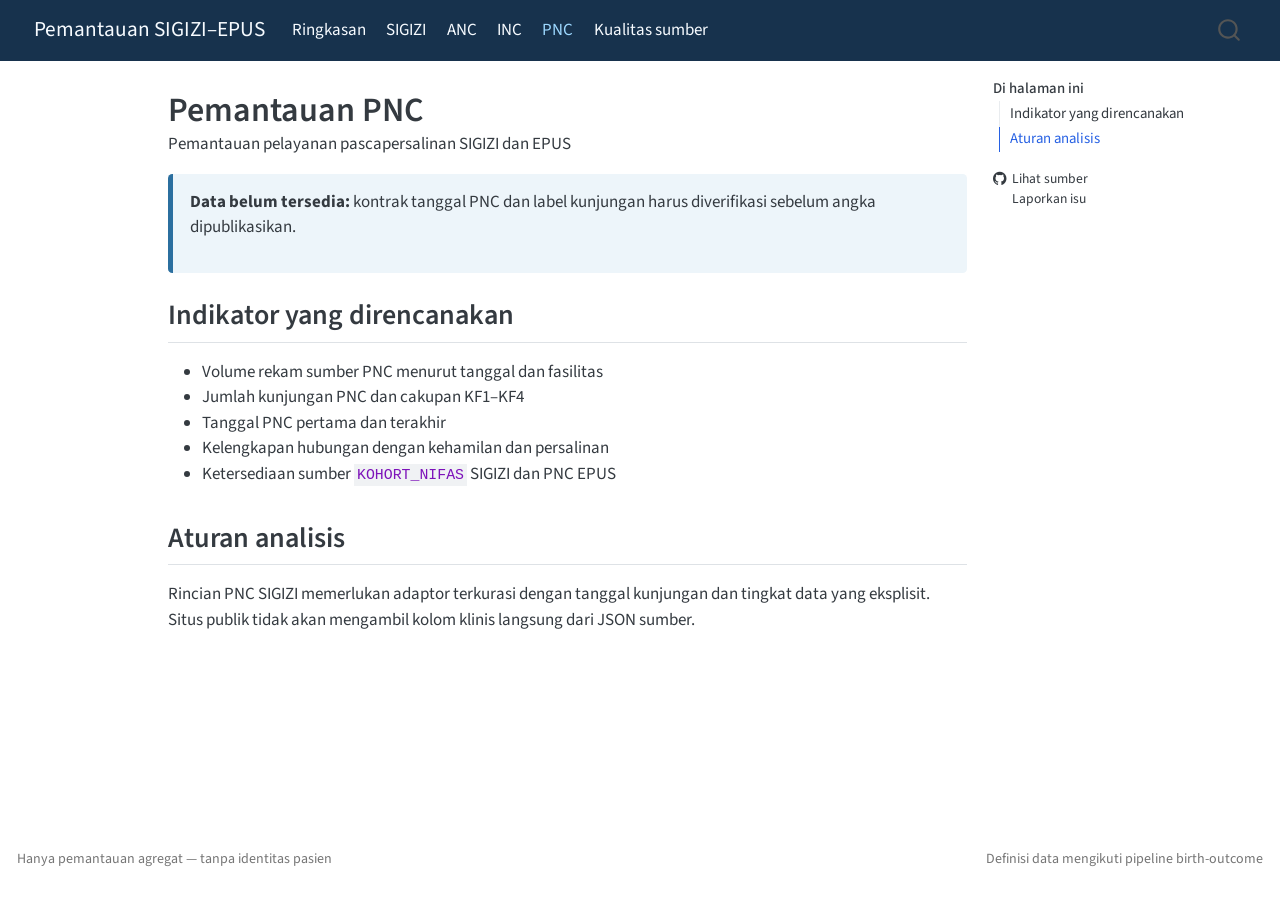
<file: pnc.html>
<!DOCTYPE html>
<html xmlns="http://www.w3.org/1999/xhtml" lang="id" xml:lang="id"><head>

<meta charset="utf-8">
<meta name="generator" content="quarto-1.8.25">

<meta name="viewport" content="width=device-width, initial-scale=1.0, user-scalable=yes">

<meta name="description" content="Pemantauan pelayanan pascapersalinan SIGIZI dan EPUS">

<title>Pemantauan PNC – Pemantauan SIGIZI–EPUS</title>
<style>
code{white-space: pre-wrap;}
span.smallcaps{font-variant: small-caps;}
div.columns{display: flex; gap: min(4vw, 1.5em);}
div.column{flex: auto; overflow-x: auto;}
div.hanging-indent{margin-left: 1.5em; text-indent: -1.5em;}
ul.task-list{list-style: none;}
ul.task-list li input[type="checkbox"] {
  width: 0.8em;
  margin: 0 0.8em 0.2em -1em; /* quarto-specific, see https://github.com/quarto-dev/quarto-cli/issues/4556 */ 
  vertical-align: middle;
}
</style>


<script src="site_libs/quarto-nav/quarto-nav.js"></script>
<script src="site_libs/quarto-nav/headroom.min.js"></script>
<script src="site_libs/clipboard/clipboard.min.js"></script>
<script src="site_libs/quarto-search/autocomplete.umd.js"></script>
<script src="site_libs/quarto-search/fuse.min.js"></script>
<script src="site_libs/quarto-search/quarto-search.js"></script>
<meta name="quarto:offset" content="./">
<script src="site_libs/quarto-html/quarto.js" type="module"></script>
<script src="site_libs/quarto-html/tabsets/tabsets.js" type="module"></script>
<script src="site_libs/quarto-html/axe/axe-check.js" type="module"></script>
<script src="site_libs/quarto-html/popper.min.js"></script>
<script src="site_libs/quarto-html/tippy.umd.min.js"></script>
<script src="site_libs/quarto-html/anchor.min.js"></script>
<link href="site_libs/quarto-html/tippy.css" rel="stylesheet">
<link href="site_libs/quarto-html/quarto-syntax-highlighting-7b89279ff1a6dce999919e0e67d4d9ec.css" rel="stylesheet" id="quarto-text-highlighting-styles">
<script src="site_libs/bootstrap/bootstrap.min.js"></script>
<link href="site_libs/bootstrap/bootstrap-icons.css" rel="stylesheet">
<link href="site_libs/bootstrap/bootstrap-e31584831b205ffbb2d98406f31c2a5b.min.css" rel="stylesheet" append-hash="true" id="quarto-bootstrap" data-mode="light">
<script id="quarto-search-options" type="application/json">{
  "location": "navbar",
  "copy-button": false,
  "collapse-after": 3,
  "panel-placement": "end",
  "type": "overlay",
  "limit": 50,
  "keyboard-shortcut": [
    "f",
    "/",
    "s"
  ],
  "show-item-context": false,
  "language": {
    "search-no-results-text": "Tidak ada hasil",
    "search-matching-documents-text": "dokumen cocok",
    "search-copy-link-title": "Salin tautan untuk mencari",
    "search-hide-matches-text": "Sembunyikan kecocokan lainnya",
    "search-more-match-text": "kecocokan lainnya di dokumen ini",
    "search-more-matches-text": "kecocokan lainnya di dokumen ini",
    "search-clear-button-title": "Hapus",
    "search-text-placeholder": "",
    "search-detached-cancel-button-title": "Batal",
    "search-submit-button-title": "Kirim",
    "search-label": "Mencari"
  }
}</script>


<link rel="stylesheet" href="styles.css">
</head>

<body class="nav-fixed quarto-light">

<div id="quarto-search-results"></div>
  <header id="quarto-header" class="headroom fixed-top">
    <nav class="navbar navbar-expand-lg " data-bs-theme="dark">
      <div class="navbar-container container-fluid">
      <div class="navbar-brand-container mx-auto">
    <a href="./index.html" class="navbar-brand navbar-brand-logo">
    </a>
    <a class="navbar-brand" href="./index.html">
    <span class="navbar-title">Pemantauan SIGIZI–EPUS</span>
    </a>
  </div>
            <div id="quarto-search" class="" title="Mencari"></div>
          <button class="navbar-toggler" type="button" data-bs-toggle="collapse" data-bs-target="#navbarCollapse" aria-controls="navbarCollapse" role="menu" aria-expanded="false" aria-label="Alihkan navigasi" onclick="if (window.quartoToggleHeadroom) { window.quartoToggleHeadroom(); }">
  <span class="navbar-toggler-icon"></span>
</button>
          <div class="collapse navbar-collapse" id="navbarCollapse">
            <ul class="navbar-nav navbar-nav-scroll me-auto">
  <li class="nav-item">
    <a class="nav-link" href="./index.html"> 
<span class="menu-text">Ringkasan</span></a>
  </li>  
  <li class="nav-item">
    <a class="nav-link" href="./sigizi.html"> 
<span class="menu-text">SIGIZI</span></a>
  </li>  
  <li class="nav-item">
    <a class="nav-link" href="./anc.html"> 
<span class="menu-text">ANC</span></a>
  </li>  
  <li class="nav-item">
    <a class="nav-link" href="./inc.html"> 
<span class="menu-text">INC</span></a>
  </li>  
  <li class="nav-item">
    <a class="nav-link active" href="./pnc.html" aria-current="page"> 
<span class="menu-text">PNC</span></a>
  </li>  
  <li class="nav-item">
    <a class="nav-link" href="./source-quality.html"> 
<span class="menu-text">Kualitas sumber</span></a>
  </li>  
</ul>
          </div> <!-- /navcollapse -->
            <div class="quarto-navbar-tools">
</div>
      </div> <!-- /container-fluid -->
    </nav>
</header>
<!-- content -->
<div id="quarto-content" class="quarto-container page-columns page-rows-contents page-layout-article page-navbar">
<!-- sidebar -->
<!-- margin-sidebar -->
    <div id="quarto-margin-sidebar" class="sidebar margin-sidebar">
        <nav id="TOC" role="doc-toc" class="toc-active">
    <h2 id="toc-title">Di halaman ini</h2>
   
  <ul>
  <li><a href="#indikator-yang-direncanakan" id="toc-indikator-yang-direncanakan" class="nav-link active" data-scroll-target="#indikator-yang-direncanakan">Indikator yang direncanakan</a></li>
  <li><a href="#aturan-analisis" id="toc-aturan-analisis" class="nav-link" data-scroll-target="#aturan-analisis">Aturan analisis</a></li>
  </ul>
<div class="toc-actions"><ul><li><a href="https://github.com/oucru-id/sigizi-epus-monitoring/blob/main/pnc.qmd" class="toc-action"><i class="bi bi-github"></i>Lihat sumber</a></li><li><a href="https://github.com/oucru-id/sigizi-epus-monitoring/issues/new" class="toc-action"><i class="bi empty"></i>Laporkan isu</a></li></ul></div></nav>
    </div>
<!-- main -->
<main class="content" id="quarto-document-content">

<header id="title-block-header" class="quarto-title-block default">
<div class="quarto-title">
<h1 class="title">Pemantauan PNC</h1>
</div>

<div>
  <div class="description">
    Pemantauan pelayanan pascapersalinan SIGIZI dan EPUS
  </div>
</div>


<div class="quarto-title-meta">

    
  
    
  </div>
  


</header>


<div class="status-banner">
<p><strong>Data belum tersedia:</strong> kontrak tanggal PNC dan label kunjungan harus diverifikasi sebelum angka dipublikasikan.</p>
</div>
<section id="indikator-yang-direncanakan" class="level2">
<h2 class="anchored" data-anchor-id="indikator-yang-direncanakan">Indikator yang direncanakan</h2>
<ul>
<li>Volume rekam sumber PNC menurut tanggal dan fasilitas</li>
<li>Jumlah kunjungan PNC dan cakupan KF1–KF4</li>
<li>Tanggal PNC pertama dan terakhir</li>
<li>Kelengkapan hubungan dengan kehamilan dan persalinan</li>
<li>Ketersediaan sumber <code>KOHORT_NIFAS</code> SIGIZI dan PNC EPUS</li>
</ul>
</section>
<section id="aturan-analisis" class="level2">
<h2 class="anchored" data-anchor-id="aturan-analisis">Aturan analisis</h2>
<p>Rincian PNC SIGIZI memerlukan adaptor terkurasi dengan tanggal kunjungan dan tingkat data yang eksplisit. Situs publik tidak akan mengambil kolom klinis langsung dari JSON sumber.</p>


</section>

</main> <!-- /main -->
<script id="quarto-html-after-body" type="application/javascript">
  window.document.addEventListener("DOMContentLoaded", function (event) {
    const icon = "";
    const anchorJS = new window.AnchorJS();
    anchorJS.options = {
      placement: 'right',
      icon: icon
    };
    anchorJS.add('.anchored');
    const isCodeAnnotation = (el) => {
      for (const clz of el.classList) {
        if (clz.startsWith('code-annotation-')) {                     
          return true;
        }
      }
      return false;
    }
    const onCopySuccess = function(e) {
      // button target
      const button = e.trigger;
      // don't keep focus
      button.blur();
      // flash "checked"
      button.classList.add('code-copy-button-checked');
      var currentTitle = button.getAttribute("title");
      button.setAttribute("title", "Disalin!");
      let tooltip;
      if (window.bootstrap) {
        button.setAttribute("data-bs-toggle", "tooltip");
        button.setAttribute("data-bs-placement", "left");
        button.setAttribute("data-bs-title", "Disalin!");
        tooltip = new bootstrap.Tooltip(button, 
          { trigger: "manual", 
            customClass: "code-copy-button-tooltip",
            offset: [0, -8]});
        tooltip.show();    
      }
      setTimeout(function() {
        if (tooltip) {
          tooltip.hide();
          button.removeAttribute("data-bs-title");
          button.removeAttribute("data-bs-toggle");
          button.removeAttribute("data-bs-placement");
        }
        button.setAttribute("title", currentTitle);
        button.classList.remove('code-copy-button-checked');
      }, 1000);
      // clear code selection
      e.clearSelection();
    }
    const getTextToCopy = function(trigger) {
      const outerScaffold = trigger.parentElement.cloneNode(true);
      const codeEl = outerScaffold.querySelector('code');
      for (const childEl of codeEl.children) {
        if (isCodeAnnotation(childEl)) {
          childEl.remove();
        }
      }
      return codeEl.innerText;
    }
    const clipboard = new window.ClipboardJS('.code-copy-button:not([data-in-quarto-modal])', {
      text: getTextToCopy
    });
    clipboard.on('success', onCopySuccess);
    if (window.document.getElementById('quarto-embedded-source-code-modal')) {
      const clipboardModal = new window.ClipboardJS('.code-copy-button[data-in-quarto-modal]', {
        text: getTextToCopy,
        container: window.document.getElementById('quarto-embedded-source-code-modal')
      });
      clipboardModal.on('success', onCopySuccess);
    }
      var localhostRegex = new RegExp(/^(?:http|https):\/\/localhost\:?[0-9]*\//);
      var mailtoRegex = new RegExp(/^mailto:/);
        var filterRegex = new RegExp("https:\/\/oucru-id\.github\.io\/sigizi-epus-monitoring\/");
      var isInternal = (href) => {
          return filterRegex.test(href) || localhostRegex.test(href) || mailtoRegex.test(href);
      }
      // Inspect non-navigation links and adorn them if external
     var links = window.document.querySelectorAll('a[href]:not(.nav-link):not(.navbar-brand):not(.toc-action):not(.sidebar-link):not(.sidebar-item-toggle):not(.pagination-link):not(.no-external):not([aria-hidden]):not(.dropdown-item):not(.quarto-navigation-tool):not(.about-link)');
      for (var i=0; i<links.length; i++) {
        const link = links[i];
        if (!isInternal(link.href)) {
          // undo the damage that might have been done by quarto-nav.js in the case of
          // links that we want to consider external
          if (link.dataset.originalHref !== undefined) {
            link.href = link.dataset.originalHref;
          }
            // target, if specified
            link.setAttribute("target", "_blank");
            if (link.getAttribute("rel") === null) {
              link.setAttribute("rel", "noopener");
            }
        }
      }
    function tippyHover(el, contentFn, onTriggerFn, onUntriggerFn) {
      const config = {
        allowHTML: true,
        maxWidth: 500,
        delay: 100,
        arrow: false,
        appendTo: function(el) {
            return el.parentElement;
        },
        interactive: true,
        interactiveBorder: 10,
        theme: 'quarto',
        placement: 'bottom-start',
      };
      if (contentFn) {
        config.content = contentFn;
      }
      if (onTriggerFn) {
        config.onTrigger = onTriggerFn;
      }
      if (onUntriggerFn) {
        config.onUntrigger = onUntriggerFn;
      }
      window.tippy(el, config); 
    }
    const noterefs = window.document.querySelectorAll('a[role="doc-noteref"]');
    for (var i=0; i<noterefs.length; i++) {
      const ref = noterefs[i];
      tippyHover(ref, function() {
        // use id or data attribute instead here
        let href = ref.getAttribute('data-footnote-href') || ref.getAttribute('href');
        try { href = new URL(href).hash; } catch {}
        const id = href.replace(/^#\/?/, "");
        const note = window.document.getElementById(id);
        if (note) {
          return note.innerHTML;
        } else {
          return "";
        }
      });
    }
    const xrefs = window.document.querySelectorAll('a.quarto-xref');
    const processXRef = (id, note) => {
      // Strip column container classes
      const stripColumnClz = (el) => {
        el.classList.remove("page-full", "page-columns");
        if (el.children) {
          for (const child of el.children) {
            stripColumnClz(child);
          }
        }
      }
      stripColumnClz(note)
      if (id === null || id.startsWith('sec-')) {
        // Special case sections, only their first couple elements
        const container = document.createElement("div");
        if (note.children && note.children.length > 2) {
          container.appendChild(note.children[0].cloneNode(true));
          for (let i = 1; i < note.children.length; i++) {
            const child = note.children[i];
            if (child.tagName === "P" && child.innerText === "") {
              continue;
            } else {
              container.appendChild(child.cloneNode(true));
              break;
            }
          }
          if (window.Quarto?.typesetMath) {
            window.Quarto.typesetMath(container);
          }
          return container.innerHTML
        } else {
          if (window.Quarto?.typesetMath) {
            window.Quarto.typesetMath(note);
          }
          return note.innerHTML;
        }
      } else {
        // Remove any anchor links if they are present
        const anchorLink = note.querySelector('a.anchorjs-link');
        if (anchorLink) {
          anchorLink.remove();
        }
        if (window.Quarto?.typesetMath) {
          window.Quarto.typesetMath(note);
        }
        if (note.classList.contains("callout")) {
          return note.outerHTML;
        } else {
          return note.innerHTML;
        }
      }
    }
    for (var i=0; i<xrefs.length; i++) {
      const xref = xrefs[i];
      tippyHover(xref, undefined, function(instance) {
        instance.disable();
        let url = xref.getAttribute('href');
        let hash = undefined; 
        if (url.startsWith('#')) {
          hash = url;
        } else {
          try { hash = new URL(url).hash; } catch {}
        }
        if (hash) {
          const id = hash.replace(/^#\/?/, "");
          const note = window.document.getElementById(id);
          if (note !== null) {
            try {
              const html = processXRef(id, note.cloneNode(true));
              instance.setContent(html);
            } finally {
              instance.enable();
              instance.show();
            }
          } else {
            // See if we can fetch this
            fetch(url.split('#')[0])
            .then(res => res.text())
            .then(html => {
              const parser = new DOMParser();
              const htmlDoc = parser.parseFromString(html, "text/html");
              const note = htmlDoc.getElementById(id);
              if (note !== null) {
                const html = processXRef(id, note);
                instance.setContent(html);
              } 
            }).finally(() => {
              instance.enable();
              instance.show();
            });
          }
        } else {
          // See if we can fetch a full url (with no hash to target)
          // This is a special case and we should probably do some content thinning / targeting
          fetch(url)
          .then(res => res.text())
          .then(html => {
            const parser = new DOMParser();
            const htmlDoc = parser.parseFromString(html, "text/html");
            const note = htmlDoc.querySelector('main.content');
            if (note !== null) {
              // This should only happen for chapter cross references
              // (since there is no id in the URL)
              // remove the first header
              if (note.children.length > 0 && note.children[0].tagName === "HEADER") {
                note.children[0].remove();
              }
              const html = processXRef(null, note);
              instance.setContent(html);
            } 
          }).finally(() => {
            instance.enable();
            instance.show();
          });
        }
      }, function(instance) {
      });
    }
        let selectedAnnoteEl;
        const selectorForAnnotation = ( cell, annotation) => {
          let cellAttr = 'data-code-cell="' + cell + '"';
          let lineAttr = 'data-code-annotation="' +  annotation + '"';
          const selector = 'span[' + cellAttr + '][' + lineAttr + ']';
          return selector;
        }
        const selectCodeLines = (annoteEl) => {
          const doc = window.document;
          const targetCell = annoteEl.getAttribute("data-target-cell");
          const targetAnnotation = annoteEl.getAttribute("data-target-annotation");
          const annoteSpan = window.document.querySelector(selectorForAnnotation(targetCell, targetAnnotation));
          const lines = annoteSpan.getAttribute("data-code-lines").split(",");
          const lineIds = lines.map((line) => {
            return targetCell + "-" + line;
          })
          let top = null;
          let height = null;
          let parent = null;
          if (lineIds.length > 0) {
              //compute the position of the single el (top and bottom and make a div)
              const el = window.document.getElementById(lineIds[0]);
              top = el.offsetTop;
              height = el.offsetHeight;
              parent = el.parentElement.parentElement;
            if (lineIds.length > 1) {
              const lastEl = window.document.getElementById(lineIds[lineIds.length - 1]);
              const bottom = lastEl.offsetTop + lastEl.offsetHeight;
              height = bottom - top;
            }
            if (top !== null && height !== null && parent !== null) {
              // cook up a div (if necessary) and position it 
              let div = window.document.getElementById("code-annotation-line-highlight");
              if (div === null) {
                div = window.document.createElement("div");
                div.setAttribute("id", "code-annotation-line-highlight");
                div.style.position = 'absolute';
                parent.appendChild(div);
              }
              div.style.top = top - 2 + "px";
              div.style.height = height + 4 + "px";
              div.style.left = 0;
              let gutterDiv = window.document.getElementById("code-annotation-line-highlight-gutter");
              if (gutterDiv === null) {
                gutterDiv = window.document.createElement("div");
                gutterDiv.setAttribute("id", "code-annotation-line-highlight-gutter");
                gutterDiv.style.position = 'absolute';
                const codeCell = window.document.getElementById(targetCell);
                const gutter = codeCell.querySelector('.code-annotation-gutter');
                gutter.appendChild(gutterDiv);
              }
              gutterDiv.style.top = top - 2 + "px";
              gutterDiv.style.height = height + 4 + "px";
            }
            selectedAnnoteEl = annoteEl;
          }
        };
        const unselectCodeLines = () => {
          const elementsIds = ["code-annotation-line-highlight", "code-annotation-line-highlight-gutter"];
          elementsIds.forEach((elId) => {
            const div = window.document.getElementById(elId);
            if (div) {
              div.remove();
            }
          });
          selectedAnnoteEl = undefined;
        };
          // Handle positioning of the toggle
      window.addEventListener(
        "resize",
        throttle(() => {
          elRect = undefined;
          if (selectedAnnoteEl) {
            selectCodeLines(selectedAnnoteEl);
          }
        }, 10)
      );
      function throttle(fn, ms) {
      let throttle = false;
      let timer;
        return (...args) => {
          if(!throttle) { // first call gets through
              fn.apply(this, args);
              throttle = true;
          } else { // all the others get throttled
              if(timer) clearTimeout(timer); // cancel #2
              timer = setTimeout(() => {
                fn.apply(this, args);
                timer = throttle = false;
              }, ms);
          }
        };
      }
        // Attach click handler to the DT
        const annoteDls = window.document.querySelectorAll('dt[data-target-cell]');
        for (const annoteDlNode of annoteDls) {
          annoteDlNode.addEventListener('click', (event) => {
            const clickedEl = event.target;
            if (clickedEl !== selectedAnnoteEl) {
              unselectCodeLines();
              const activeEl = window.document.querySelector('dt[data-target-cell].code-annotation-active');
              if (activeEl) {
                activeEl.classList.remove('code-annotation-active');
              }
              selectCodeLines(clickedEl);
              clickedEl.classList.add('code-annotation-active');
            } else {
              // Unselect the line
              unselectCodeLines();
              clickedEl.classList.remove('code-annotation-active');
            }
          });
        }
    const findCites = (el) => {
      const parentEl = el.parentElement;
      if (parentEl) {
        const cites = parentEl.dataset.cites;
        if (cites) {
          return {
            el,
            cites: cites.split(' ')
          };
        } else {
          return findCites(el.parentElement)
        }
      } else {
        return undefined;
      }
    };
    var bibliorefs = window.document.querySelectorAll('a[role="doc-biblioref"]');
    for (var i=0; i<bibliorefs.length; i++) {
      const ref = bibliorefs[i];
      const citeInfo = findCites(ref);
      if (citeInfo) {
        tippyHover(citeInfo.el, function() {
          var popup = window.document.createElement('div');
          citeInfo.cites.forEach(function(cite) {
            var citeDiv = window.document.createElement('div');
            citeDiv.classList.add('hanging-indent');
            citeDiv.classList.add('csl-entry');
            var biblioDiv = window.document.getElementById('ref-' + cite);
            if (biblioDiv) {
              citeDiv.innerHTML = biblioDiv.innerHTML;
            }
            popup.appendChild(citeDiv);
          });
          return popup.innerHTML;
        });
      }
    }
  });
  </script>
</div> <!-- /content -->
<footer class="footer">
  <div class="nav-footer">
    <div class="nav-footer-left">
<p>Hanya pemantauan agregat — tanpa identitas pasien</p>
</div>   
    <div class="nav-footer-center">
      &nbsp;
    <div class="toc-actions d-sm-block d-md-none"><ul><li><a href="https://github.com/oucru-id/sigizi-epus-monitoring/blob/main/pnc.qmd" class="toc-action"><i class="bi bi-github"></i>Lihat sumber</a></li><li><a href="https://github.com/oucru-id/sigizi-epus-monitoring/issues/new" class="toc-action"><i class="bi empty"></i>Laporkan isu</a></li></ul></div></div>
    <div class="nav-footer-right">
<p>Definisi data mengikuti pipeline birth-outcome</p>
</div>
  </div>
</footer>




</body></html>
</file>
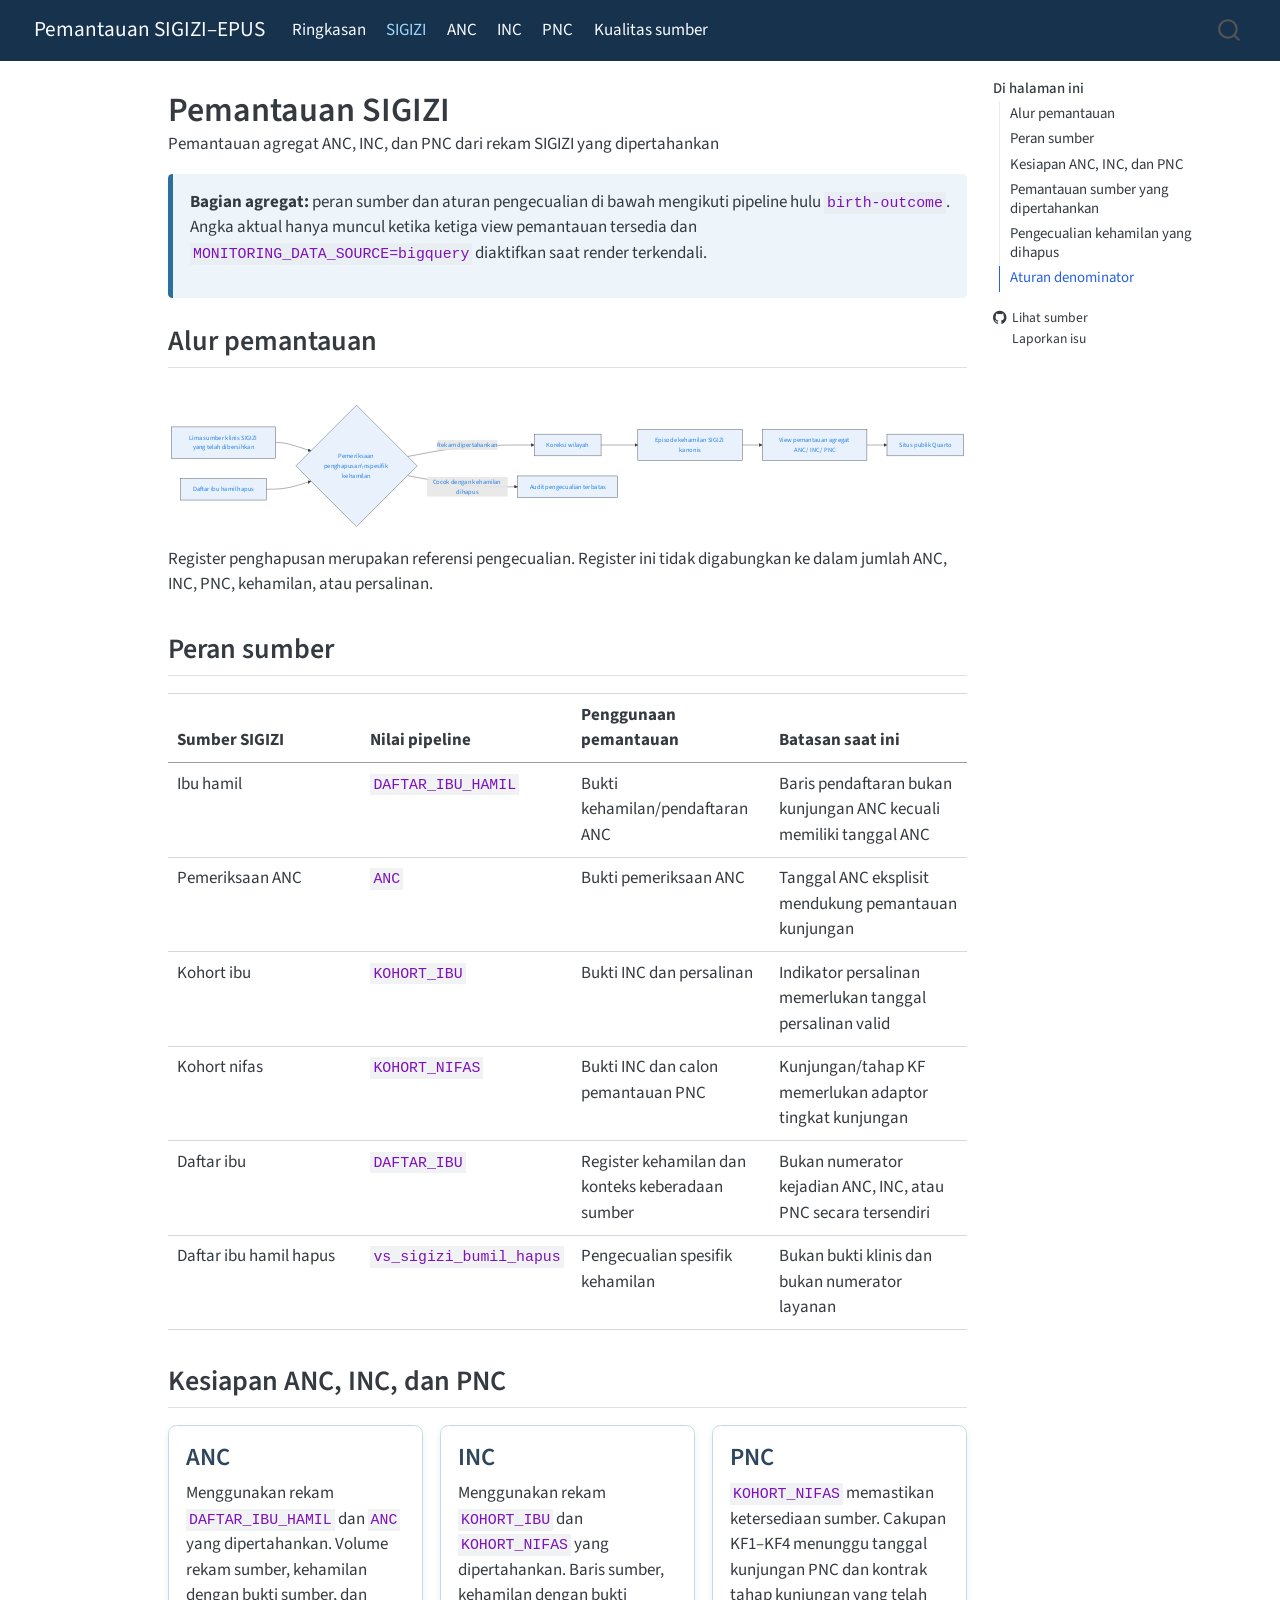
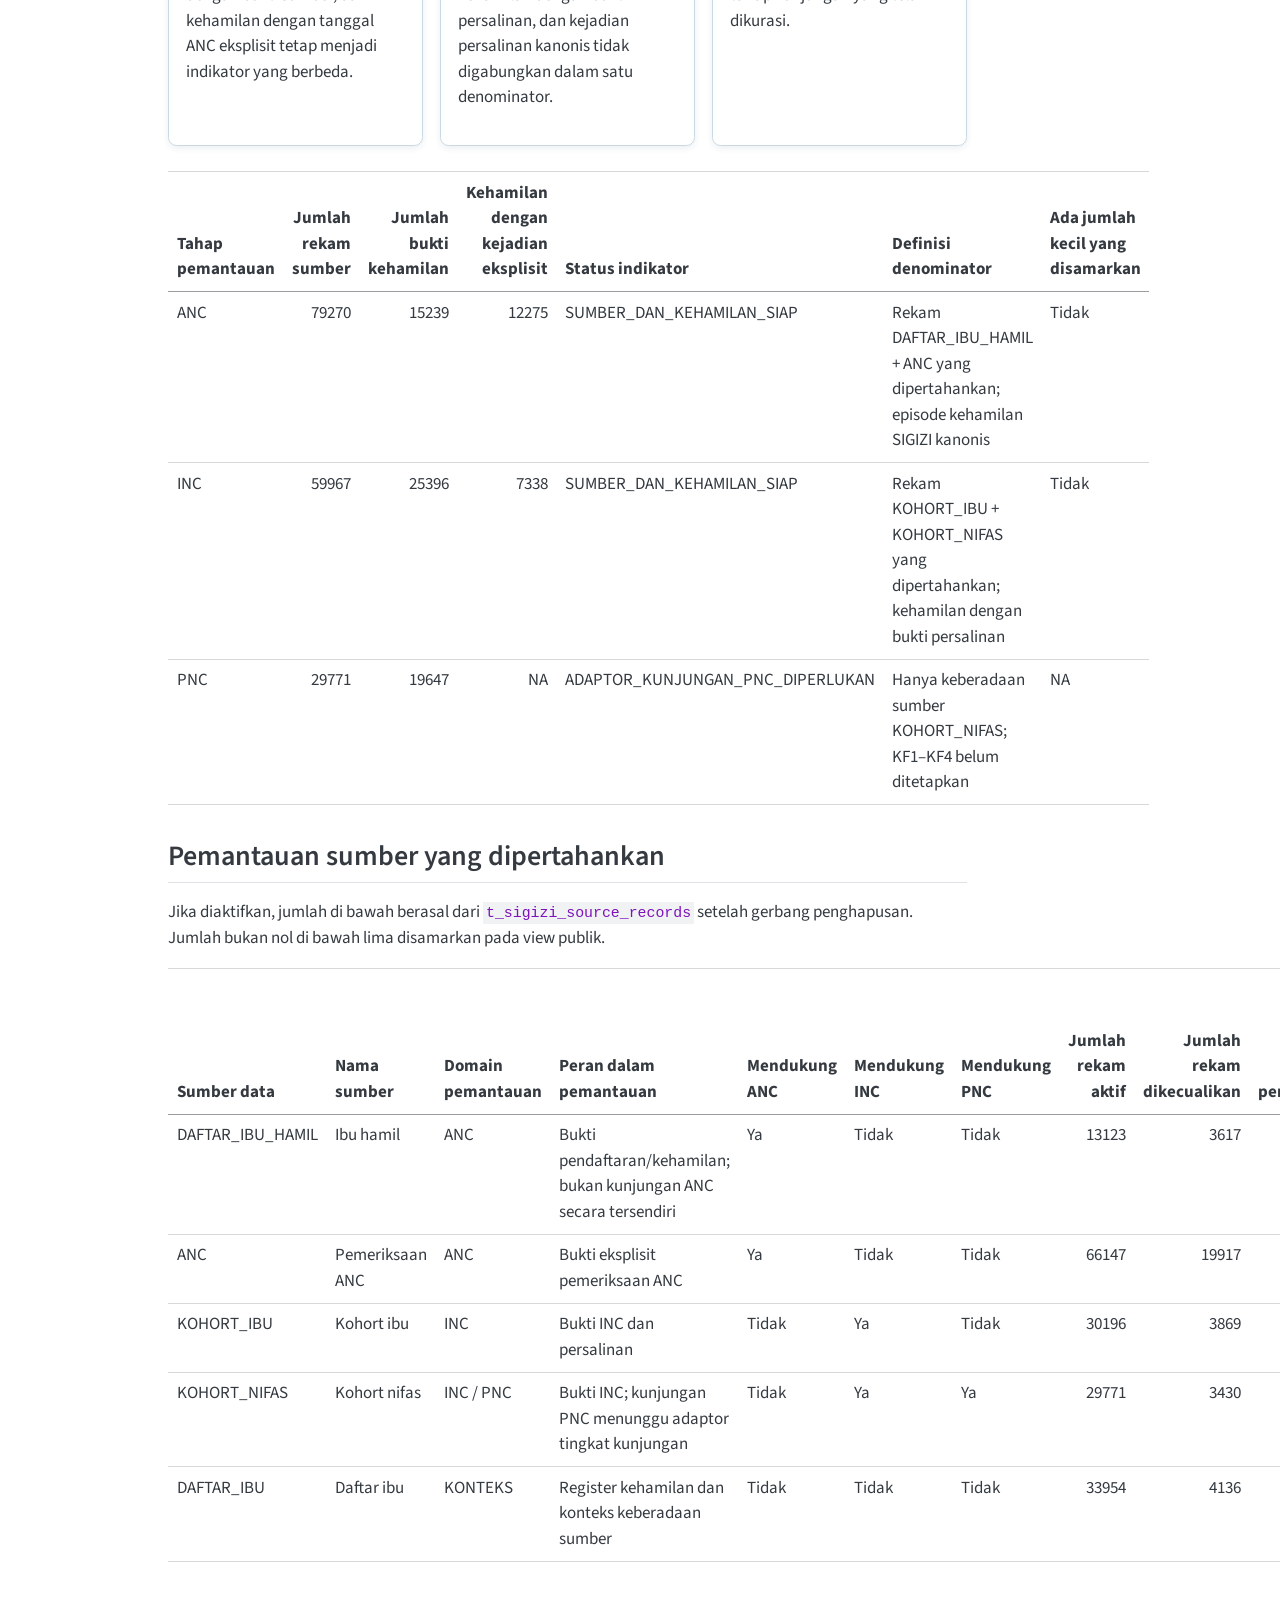
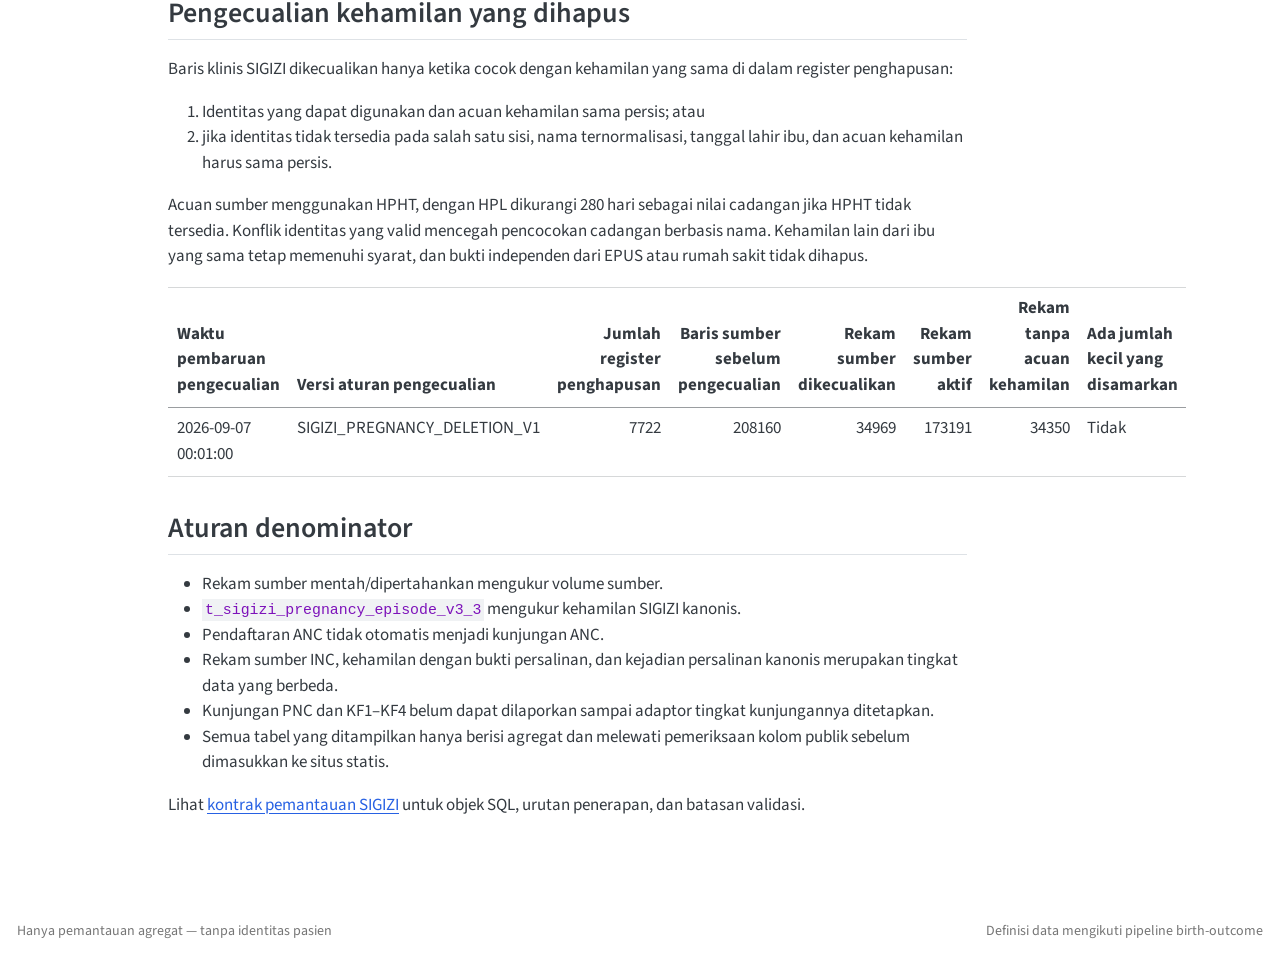
<file: sigizi.html>
<!DOCTYPE html>
<html xmlns="http://www.w3.org/1999/xhtml" lang="id" xml:lang="id"><head>

<meta charset="utf-8">
<meta name="generator" content="quarto-1.8.25">

<meta name="viewport" content="width=device-width, initial-scale=1.0, user-scalable=yes">

<meta name="description" content="Pemantauan agregat ANC, INC, dan PNC dari rekam SIGIZI yang dipertahankan">

<title>Pemantauan SIGIZI – Pemantauan SIGIZI–EPUS</title>
<style>
code{white-space: pre-wrap;}
span.smallcaps{font-variant: small-caps;}
div.columns{display: flex; gap: min(4vw, 1.5em);}
div.column{flex: auto; overflow-x: auto;}
div.hanging-indent{margin-left: 1.5em; text-indent: -1.5em;}
ul.task-list{list-style: none;}
ul.task-list li input[type="checkbox"] {
  width: 0.8em;
  margin: 0 0.8em 0.2em -1em; /* quarto-specific, see https://github.com/quarto-dev/quarto-cli/issues/4556 */ 
  vertical-align: middle;
}
</style>


<script src="site_libs/quarto-nav/quarto-nav.js"></script>
<script src="site_libs/quarto-nav/headroom.min.js"></script>
<script src="site_libs/clipboard/clipboard.min.js"></script>
<script src="site_libs/quarto-search/autocomplete.umd.js"></script>
<script src="site_libs/quarto-search/fuse.min.js"></script>
<script src="site_libs/quarto-search/quarto-search.js"></script>
<meta name="quarto:offset" content="./">
<script src="site_libs/quarto-html/quarto.js" type="module"></script>
<script src="site_libs/quarto-html/tabsets/tabsets.js" type="module"></script>
<script src="site_libs/quarto-html/axe/axe-check.js" type="module"></script>
<script src="site_libs/quarto-html/popper.min.js"></script>
<script src="site_libs/quarto-html/tippy.umd.min.js"></script>
<script src="site_libs/quarto-html/anchor.min.js"></script>
<link href="site_libs/quarto-html/tippy.css" rel="stylesheet">
<link href="site_libs/quarto-html/quarto-syntax-highlighting-7b89279ff1a6dce999919e0e67d4d9ec.css" rel="stylesheet" id="quarto-text-highlighting-styles">
<script src="site_libs/bootstrap/bootstrap.min.js"></script>
<link href="site_libs/bootstrap/bootstrap-icons.css" rel="stylesheet">
<link href="site_libs/bootstrap/bootstrap-e31584831b205ffbb2d98406f31c2a5b.min.css" rel="stylesheet" append-hash="true" id="quarto-bootstrap" data-mode="light">
<script id="quarto-search-options" type="application/json">{
  "location": "navbar",
  "copy-button": false,
  "collapse-after": 3,
  "panel-placement": "end",
  "type": "overlay",
  "limit": 50,
  "keyboard-shortcut": [
    "f",
    "/",
    "s"
  ],
  "show-item-context": false,
  "language": {
    "search-no-results-text": "Tidak ada hasil",
    "search-matching-documents-text": "dokumen cocok",
    "search-copy-link-title": "Salin tautan untuk mencari",
    "search-hide-matches-text": "Sembunyikan kecocokan lainnya",
    "search-more-match-text": "kecocokan lainnya di dokumen ini",
    "search-more-matches-text": "kecocokan lainnya di dokumen ini",
    "search-clear-button-title": "Hapus",
    "search-text-placeholder": "",
    "search-detached-cancel-button-title": "Batal",
    "search-submit-button-title": "Kirim",
    "search-label": "Mencari"
  }
}</script>
<script src="site_libs/quarto-diagram/mermaid.min.js"></script>
<script src="site_libs/quarto-diagram/mermaid-init.js"></script>
<link href="site_libs/quarto-diagram/mermaid.css" rel="stylesheet">


<link rel="stylesheet" href="styles.css">
</head>

<body class="nav-fixed quarto-light">

<div id="quarto-search-results"></div>
  <header id="quarto-header" class="headroom fixed-top">
    <nav class="navbar navbar-expand-lg " data-bs-theme="dark">
      <div class="navbar-container container-fluid">
      <div class="navbar-brand-container mx-auto">
    <a href="./index.html" class="navbar-brand navbar-brand-logo">
    </a>
    <a class="navbar-brand" href="./index.html">
    <span class="navbar-title">Pemantauan SIGIZI–EPUS</span>
    </a>
  </div>
            <div id="quarto-search" class="" title="Mencari"></div>
          <button class="navbar-toggler" type="button" data-bs-toggle="collapse" data-bs-target="#navbarCollapse" aria-controls="navbarCollapse" role="menu" aria-expanded="false" aria-label="Alihkan navigasi" onclick="if (window.quartoToggleHeadroom) { window.quartoToggleHeadroom(); }">
  <span class="navbar-toggler-icon"></span>
</button>
          <div class="collapse navbar-collapse" id="navbarCollapse">
            <ul class="navbar-nav navbar-nav-scroll me-auto">
  <li class="nav-item">
    <a class="nav-link" href="./index.html"> 
<span class="menu-text">Ringkasan</span></a>
  </li>  
  <li class="nav-item">
    <a class="nav-link active" href="./sigizi.html" aria-current="page"> 
<span class="menu-text">SIGIZI</span></a>
  </li>  
  <li class="nav-item">
    <a class="nav-link" href="./anc.html"> 
<span class="menu-text">ANC</span></a>
  </li>  
  <li class="nav-item">
    <a class="nav-link" href="./inc.html"> 
<span class="menu-text">INC</span></a>
  </li>  
  <li class="nav-item">
    <a class="nav-link" href="./pnc.html"> 
<span class="menu-text">PNC</span></a>
  </li>  
  <li class="nav-item">
    <a class="nav-link" href="./source-quality.html"> 
<span class="menu-text">Kualitas sumber</span></a>
  </li>  
</ul>
          </div> <!-- /navcollapse -->
            <div class="quarto-navbar-tools">
</div>
      </div> <!-- /container-fluid -->
    </nav>
</header>
<!-- content -->
<div id="quarto-content" class="quarto-container page-columns page-rows-contents page-layout-article page-navbar">
<!-- sidebar -->
<!-- margin-sidebar -->
    <div id="quarto-margin-sidebar" class="sidebar margin-sidebar">
        <nav id="TOC" role="doc-toc" class="toc-active">
    <h2 id="toc-title">Di halaman ini</h2>
   
  <ul>
  <li><a href="#alur-pemantauan" id="toc-alur-pemantauan" class="nav-link active" data-scroll-target="#alur-pemantauan">Alur pemantauan</a></li>
  <li><a href="#peran-sumber" id="toc-peran-sumber" class="nav-link" data-scroll-target="#peran-sumber">Peran sumber</a></li>
  <li><a href="#kesiapan-anc-inc-dan-pnc" id="toc-kesiapan-anc-inc-dan-pnc" class="nav-link" data-scroll-target="#kesiapan-anc-inc-dan-pnc">Kesiapan ANC, INC, dan PNC</a></li>
  <li><a href="#pemantauan-sumber-yang-dipertahankan" id="toc-pemantauan-sumber-yang-dipertahankan" class="nav-link" data-scroll-target="#pemantauan-sumber-yang-dipertahankan">Pemantauan sumber yang dipertahankan</a></li>
  <li><a href="#pengecualian-kehamilan-yang-dihapus" id="toc-pengecualian-kehamilan-yang-dihapus" class="nav-link" data-scroll-target="#pengecualian-kehamilan-yang-dihapus">Pengecualian kehamilan yang dihapus</a></li>
  <li><a href="#aturan-denominator" id="toc-aturan-denominator" class="nav-link" data-scroll-target="#aturan-denominator">Aturan denominator</a></li>
  </ul>
<div class="toc-actions"><ul><li><a href="https://github.com/oucru-id/sigizi-epus-monitoring/blob/main/sigizi.qmd" class="toc-action"><i class="bi bi-github"></i>Lihat sumber</a></li><li><a href="https://github.com/oucru-id/sigizi-epus-monitoring/issues/new" class="toc-action"><i class="bi empty"></i>Laporkan isu</a></li></ul></div></nav>
    </div>
<!-- main -->
<main class="content" id="quarto-document-content">

<header id="title-block-header" class="quarto-title-block default">
<div class="quarto-title">
<h1 class="title">Pemantauan SIGIZI</h1>
</div>

<div>
  <div class="description">
    Pemantauan agregat ANC, INC, dan PNC dari rekam SIGIZI yang dipertahankan
  </div>
</div>


<div class="quarto-title-meta">

    
  
    
  </div>
  


</header>


<div class="status-banner">
<p><strong>Bagian agregat:</strong> peran sumber dan aturan pengecualian di bawah mengikuti pipeline hulu <code>birth-outcome</code>. Angka aktual hanya muncul ketika ketiga view pemantauan tersedia dan <code>MONITORING_DATA_SOURCE=bigquery</code> diaktifkan saat render terkendali.</p>
</div>
<section id="alur-pemantauan" class="level2">
<h2 class="anchored" data-anchor-id="alur-pemantauan">Alur pemantauan</h2>
<div class="cell" data-layout-align="default">
<div class="cell-output-display">
<div>
<p></p><figure class="figure"><p></p>
<div>
<pre class="mermaid mermaid-js">flowchart LR
  A[Lima sumber klinis SIGIZI yang telah dibersihkan] --&gt; B{Pemeriksaan penghapusan\nspesifik kehamilan}
  H[Daftar ibu hamil hapus] --&gt; B
  B --&gt;|Rekam dipertahankan| C[Koreksi wilayah]
  B --&gt;|Cocok dengan kehamilan dihapus| D[Audit pengecualian terbatas]
  C --&gt; E[Episode kehamilan SIGIZI kanonis]
  E --&gt; F[View pemantauan agregat ANC / INC / PNC]
  F --&gt; G[Situs publik Quarto]
</pre>
</div>
<p></p></figure><p></p>
</div>
</div>
</div>
<p>Register penghapusan merupakan referensi pengecualian. Register ini tidak digabungkan ke dalam jumlah ANC, INC, PNC, kehamilan, atau persalinan.</p>
</section>
<section id="peran-sumber" class="level2">
<h2 class="anchored" data-anchor-id="peran-sumber">Peran sumber</h2>
<table class="caption-top table">
<colgroup>
<col style="width: 25%">
<col style="width: 25%">
<col style="width: 25%">
<col style="width: 25%">
</colgroup>
<thead>
<tr class="header">
<th>Sumber SIGIZI</th>
<th>Nilai pipeline</th>
<th>Penggunaan pemantauan</th>
<th>Batasan saat ini</th>
</tr>
</thead>
<tbody>
<tr class="odd">
<td>Ibu hamil</td>
<td><code>DAFTAR_IBU_HAMIL</code></td>
<td>Bukti kehamilan/pendaftaran ANC</td>
<td>Baris pendaftaran bukan kunjungan ANC kecuali memiliki tanggal ANC</td>
</tr>
<tr class="even">
<td>Pemeriksaan ANC</td>
<td><code>ANC</code></td>
<td>Bukti pemeriksaan ANC</td>
<td>Tanggal ANC eksplisit mendukung pemantauan kunjungan</td>
</tr>
<tr class="odd">
<td>Kohort ibu</td>
<td><code>KOHORT_IBU</code></td>
<td>Bukti INC dan persalinan</td>
<td>Indikator persalinan memerlukan tanggal persalinan valid</td>
</tr>
<tr class="even">
<td>Kohort nifas</td>
<td><code>KOHORT_NIFAS</code></td>
<td>Bukti INC dan calon pemantauan PNC</td>
<td>Kunjungan/tahap KF memerlukan adaptor tingkat kunjungan</td>
</tr>
<tr class="odd">
<td>Daftar ibu</td>
<td><code>DAFTAR_IBU</code></td>
<td>Register kehamilan dan konteks keberadaan sumber</td>
<td>Bukan numerator kejadian ANC, INC, atau PNC secara tersendiri</td>
</tr>
<tr class="even">
<td>Daftar ibu hamil hapus</td>
<td><code>vs_sigizi_bumil_hapus</code></td>
<td>Pengecualian spesifik kehamilan</td>
<td>Bukan bukti klinis dan bukan numerator layanan</td>
</tr>
</tbody>
</table>
</section>
<section id="kesiapan-anc-inc-dan-pnc" class="level2">
<h2 class="anchored" data-anchor-id="kesiapan-anc-inc-dan-pnc">Kesiapan ANC, INC, dan PNC</h2>
<div class="metric-grid">
<section id="anc" class="level3 metric-card">
<h3 class="anchored" data-anchor-id="anc">ANC</h3>
<p>Menggunakan rekam <code>DAFTAR_IBU_HAMIL</code> dan <code>ANC</code> yang dipertahankan. Volume rekam sumber, kehamilan dengan bukti sumber, dan kehamilan dengan tanggal ANC eksplisit tetap menjadi indikator yang berbeda.</p>
</section>
<section id="inc" class="level3 metric-card">
<h3 class="anchored" data-anchor-id="inc">INC</h3>
<p>Menggunakan rekam <code>KOHORT_IBU</code> dan <code>KOHORT_NIFAS</code> yang dipertahankan. Baris sumber, kehamilan dengan bukti persalinan, dan kejadian persalinan kanonis tidak digabungkan dalam satu denominator.</p>
</section>
<section id="pnc" class="level3 metric-card">
<h3 class="anchored" data-anchor-id="pnc">PNC</h3>
<p><code>KOHORT_NIFAS</code> memastikan ketersediaan sumber. Cakupan KF1–KF4 menunggu tanggal kunjungan PNC dan kontrak tahap kunjungan yang telah dikurasi.</p>
</section>
</div>
<table class="caption-top table">
<colgroup>
<col style="width: 6%">
<col style="width: 8%">
<col style="width: 9%">
<col style="width: 14%">
<col style="width: 13%">
<col style="width: 34%">
<col style="width: 13%">
</colgroup>
<thead>
<tr class="header">
<th style="text-align: left;">Tahap pemantauan</th>
<th style="text-align: right;">Jumlah rekam sumber</th>
<th style="text-align: right;">Jumlah bukti kehamilan</th>
<th style="text-align: right;">Kehamilan dengan kejadian eksplisit</th>
<th style="text-align: left;">Status indikator</th>
<th style="text-align: left;">Definisi denominator</th>
<th style="text-align: left;">Ada jumlah kecil yang disamarkan</th>
</tr>
</thead>
<tbody>
<tr class="odd">
<td style="text-align: left;">ANC</td>
<td style="text-align: right;">79270</td>
<td style="text-align: right;">15239</td>
<td style="text-align: right;">12275</td>
<td style="text-align: left;">SUMBER_DAN_KEHAMILAN_SIAP</td>
<td style="text-align: left;">Rekam DAFTAR_IBU_HAMIL + ANC yang dipertahankan; episode kehamilan SIGIZI kanonis</td>
<td style="text-align: left;">Tidak</td>
</tr>
<tr class="even">
<td style="text-align: left;">INC</td>
<td style="text-align: right;">59967</td>
<td style="text-align: right;">25396</td>
<td style="text-align: right;">7338</td>
<td style="text-align: left;">SUMBER_DAN_KEHAMILAN_SIAP</td>
<td style="text-align: left;">Rekam KOHORT_IBU + KOHORT_NIFAS yang dipertahankan; kehamilan dengan bukti persalinan</td>
<td style="text-align: left;">Tidak</td>
</tr>
<tr class="odd">
<td style="text-align: left;">PNC</td>
<td style="text-align: right;">29771</td>
<td style="text-align: right;">19647</td>
<td style="text-align: right;">NA</td>
<td style="text-align: left;">ADAPTOR_KUNJUNGAN_PNC_DIPERLUKAN</td>
<td style="text-align: left;">Hanya keberadaan sumber KOHORT_NIFAS; KF1–KF4 belum ditetapkan</td>
<td style="text-align: left;">NA</td>
</tr>
</tbody>
</table>
</section>
<section id="pemantauan-sumber-yang-dipertahankan" class="level2">
<h2 class="anchored" data-anchor-id="pemantauan-sumber-yang-dipertahankan">Pemantauan sumber yang dipertahankan</h2>
<p>Jika diaktifkan, jumlah di bawah berasal dari <code>t_sigizi_source_records</code> setelah gerbang penghapusan. Jumlah bukan nol di bawah lima disamarkan pada view publik.</p>
<table class="caption-top table">
<colgroup>
<col style="width: 3%">
<col style="width: 3%">
<col style="width: 4%">
<col style="width: 15%">
<col style="width: 3%">
<col style="width: 3%">
<col style="width: 3%">
<col style="width: 4%">
<col style="width: 6%">
<col style="width: 6%">
<col style="width: 6%">
<col style="width: 6%">
<col style="width: 4%">
<col style="width: 8%">
<col style="width: 6%">
<col style="width: 6%">
<col style="width: 7%">
</colgroup>
<thead>
<tr class="header">
<th style="text-align: left;">Sumber data</th>
<th style="text-align: left;">Nama sumber</th>
<th style="text-align: left;">Domain pemantauan</th>
<th style="text-align: left;">Peran dalam pemantauan</th>
<th style="text-align: left;">Mendukung ANC</th>
<th style="text-align: left;">Mendukung INC</th>
<th style="text-align: left;">Mendukung PNC</th>
<th style="text-align: right;">Jumlah rekam aktif</th>
<th style="text-align: right;">Jumlah rekam dikecualikan</th>
<th style="text-align: right;">Jumlah sebelum pengecualian</th>
<th style="text-align: right;">Rekam dengan waktu kehamilan</th>
<th style="text-align: right;">Rekam dengan tanggal layanan</th>
<th style="text-align: right;">Rekam dengan lokasi</th>
<th style="text-align: right;">Rekam dengan identitas utama valid</th>
<th style="text-align: left;">Tanggal bukti paling awal</th>
<th style="text-align: left;">Tanggal bukti paling akhir</th>
<th style="text-align: left;">Ada jumlah kecil yang disamarkan</th>
</tr>
</thead>
<tbody>
<tr class="odd">
<td style="text-align: left;">DAFTAR_IBU_HAMIL</td>
<td style="text-align: left;">Ibu hamil</td>
<td style="text-align: left;">ANC</td>
<td style="text-align: left;">Bukti pendaftaran/kehamilan; bukan kunjungan ANC secara tersendiri</td>
<td style="text-align: left;">Ya</td>
<td style="text-align: left;">Tidak</td>
<td style="text-align: left;">Tidak</td>
<td style="text-align: right;">13123</td>
<td style="text-align: right;">3617</td>
<td style="text-align: right;">16740</td>
<td style="text-align: right;">13015</td>
<td style="text-align: right;">0</td>
<td style="text-align: right;">13120</td>
<td style="text-align: right;">12825</td>
<td style="text-align: left;">0023-04-12</td>
<td style="text-align: left;">2029-06-25</td>
<td style="text-align: left;">Tidak</td>
</tr>
<tr class="even">
<td style="text-align: left;">ANC</td>
<td style="text-align: left;">Pemeriksaan ANC</td>
<td style="text-align: left;">ANC</td>
<td style="text-align: left;">Bukti eksplisit pemeriksaan ANC</td>
<td style="text-align: left;">Ya</td>
<td style="text-align: left;">Tidak</td>
<td style="text-align: left;">Tidak</td>
<td style="text-align: right;">66147</td>
<td style="text-align: right;">19917</td>
<td style="text-align: right;">86064</td>
<td style="text-align: right;">60435</td>
<td style="text-align: right;">60437</td>
<td style="text-align: right;">66146</td>
<td style="text-align: right;">65154</td>
<td style="text-align: left;">2024-03-20</td>
<td style="text-align: left;">2026-09-18</td>
<td style="text-align: left;">Tidak</td>
</tr>
<tr class="odd">
<td style="text-align: left;">KOHORT_IBU</td>
<td style="text-align: left;">Kohort ibu</td>
<td style="text-align: left;">INC</td>
<td style="text-align: left;">Bukti INC dan persalinan</td>
<td style="text-align: left;">Tidak</td>
<td style="text-align: left;">Ya</td>
<td style="text-align: left;">Tidak</td>
<td style="text-align: right;">30196</td>
<td style="text-align: right;">3869</td>
<td style="text-align: right;">34065</td>
<td style="text-align: right;">15974</td>
<td style="text-align: right;">9359</td>
<td style="text-align: right;">26398</td>
<td style="text-align: right;">23503</td>
<td style="text-align: left;">0006-08-19</td>
<td style="text-align: left;">2033-08-17</td>
<td style="text-align: left;">Tidak</td>
</tr>
<tr class="even">
<td style="text-align: left;">KOHORT_NIFAS</td>
<td style="text-align: left;">Kohort nifas</td>
<td style="text-align: left;">INC / PNC</td>
<td style="text-align: left;">Bukti INC; kunjungan PNC menunggu adaptor tingkat kunjungan</td>
<td style="text-align: left;">Tidak</td>
<td style="text-align: left;">Ya</td>
<td style="text-align: left;">Ya</td>
<td style="text-align: right;">29771</td>
<td style="text-align: right;">3430</td>
<td style="text-align: right;">33201</td>
<td style="text-align: right;">20330</td>
<td style="text-align: right;">13460</td>
<td style="text-align: right;">29771</td>
<td style="text-align: right;">28282</td>
<td style="text-align: left;">0006-07-18</td>
<td style="text-align: left;">2034-07-19</td>
<td style="text-align: left;">Tidak</td>
</tr>
<tr class="odd">
<td style="text-align: left;">DAFTAR_IBU</td>
<td style="text-align: left;">Daftar ibu</td>
<td style="text-align: left;">KONTEKS</td>
<td style="text-align: left;">Register kehamilan dan konteks keberadaan sumber</td>
<td style="text-align: left;">Tidak</td>
<td style="text-align: left;">Tidak</td>
<td style="text-align: left;">Tidak</td>
<td style="text-align: right;">33954</td>
<td style="text-align: right;">4136</td>
<td style="text-align: right;">38090</td>
<td style="text-align: right;">28547</td>
<td style="text-align: right;">0</td>
<td style="text-align: right;">30509</td>
<td style="text-align: right;">30723</td>
<td style="text-align: left;">0001-01-01</td>
<td style="text-align: left;">2027-03-11</td>
<td style="text-align: left;">Tidak</td>
</tr>
</tbody>
</table>
</section>
<section id="pengecualian-kehamilan-yang-dihapus" class="level2">
<h2 class="anchored" data-anchor-id="pengecualian-kehamilan-yang-dihapus">Pengecualian kehamilan yang dihapus</h2>
<p>Baris klinis SIGIZI dikecualikan hanya ketika cocok dengan kehamilan yang sama di dalam register penghapusan:</p>
<ol type="1">
<li>Identitas yang dapat digunakan dan acuan kehamilan sama persis; atau</li>
<li>jika identitas tidak tersedia pada salah satu sisi, nama ternormalisasi, tanggal lahir ibu, dan acuan kehamilan harus sama persis.</li>
</ol>
<p>Acuan sumber menggunakan HPHT, dengan HPL dikurangi 280 hari sebagai nilai cadangan jika HPHT tidak tersedia. Konflik identitas yang valid mencegah pencocokan cadangan berbasis nama. Kehamilan lain dari ibu yang sama tetap memenuhi syarat, dan bukti independen dari EPUS atau rumah sakit tidak dihapus.</p>
<table class="caption-top table">
<colgroup>
<col style="width: 12%">
<col style="width: 12%">
<col style="width: 12%">
<col style="width: 15%">
<col style="width: 11%">
<col style="width: 8%">
<col style="width: 12%">
<col style="width: 14%">
</colgroup>
<thead>
<tr class="header">
<th style="text-align: left;">Waktu pembaruan pengecualian</th>
<th style="text-align: left;">Versi aturan pengecualian</th>
<th style="text-align: right;">Jumlah register penghapusan</th>
<th style="text-align: right;">Baris sumber sebelum pengecualian</th>
<th style="text-align: right;">Rekam sumber dikecualikan</th>
<th style="text-align: right;">Rekam sumber aktif</th>
<th style="text-align: right;">Rekam tanpa acuan kehamilan</th>
<th style="text-align: left;">Ada jumlah kecil yang disamarkan</th>
</tr>
</thead>
<tbody>
<tr class="odd">
<td style="text-align: left;">2026-09-07 00:01:00</td>
<td style="text-align: left;">SIGIZI_PREGNANCY_DELETION_V1</td>
<td style="text-align: right;">7722</td>
<td style="text-align: right;">208160</td>
<td style="text-align: right;">34969</td>
<td style="text-align: right;">173191</td>
<td style="text-align: right;">34350</td>
<td style="text-align: left;">Tidak</td>
</tr>
</tbody>
</table>
</section>
<section id="aturan-denominator" class="level2">
<h2 class="anchored" data-anchor-id="aturan-denominator">Aturan denominator</h2>
<ul>
<li>Rekam sumber mentah/dipertahankan mengukur volume sumber.</li>
<li><code>t_sigizi_pregnancy_episode_v3_3</code> mengukur kehamilan SIGIZI kanonis.</li>
<li>Pendaftaran ANC tidak otomatis menjadi kunjungan ANC.</li>
<li>Rekam sumber INC, kehamilan dengan bukti persalinan, dan kejadian persalinan kanonis merupakan tingkat data yang berbeda.</li>
<li>Kunjungan PNC dan KF1–KF4 belum dapat dilaporkan sampai adaptor tingkat kunjungannya ditetapkan.</li>
<li>Semua tabel yang ditampilkan hanya berisi agregat dan melewati pemeriksaan kolom publik sebelum dimasukkan ke situs statis.</li>
</ul>
<p>Lihat <a href="https://github.com/oucru-id/sigizi-epus-monitoring/blob/main/docs/sigizi-monitoring-contract.md">kontrak pemantauan SIGIZI</a> untuk objek SQL, urutan penerapan, dan batasan validasi.</p>


</section>

</main> <!-- /main -->
<script id="quarto-html-after-body" type="application/javascript">
  window.document.addEventListener("DOMContentLoaded", function (event) {
    const icon = "";
    const anchorJS = new window.AnchorJS();
    anchorJS.options = {
      placement: 'right',
      icon: icon
    };
    anchorJS.add('.anchored');
    const isCodeAnnotation = (el) => {
      for (const clz of el.classList) {
        if (clz.startsWith('code-annotation-')) {                     
          return true;
        }
      }
      return false;
    }
    const onCopySuccess = function(e) {
      // button target
      const button = e.trigger;
      // don't keep focus
      button.blur();
      // flash "checked"
      button.classList.add('code-copy-button-checked');
      var currentTitle = button.getAttribute("title");
      button.setAttribute("title", "Disalin!");
      let tooltip;
      if (window.bootstrap) {
        button.setAttribute("data-bs-toggle", "tooltip");
        button.setAttribute("data-bs-placement", "left");
        button.setAttribute("data-bs-title", "Disalin!");
        tooltip = new bootstrap.Tooltip(button, 
          { trigger: "manual", 
            customClass: "code-copy-button-tooltip",
            offset: [0, -8]});
        tooltip.show();    
      }
      setTimeout(function() {
        if (tooltip) {
          tooltip.hide();
          button.removeAttribute("data-bs-title");
          button.removeAttribute("data-bs-toggle");
          button.removeAttribute("data-bs-placement");
        }
        button.setAttribute("title", currentTitle);
        button.classList.remove('code-copy-button-checked');
      }, 1000);
      // clear code selection
      e.clearSelection();
    }
    const getTextToCopy = function(trigger) {
      const outerScaffold = trigger.parentElement.cloneNode(true);
      const codeEl = outerScaffold.querySelector('code');
      for (const childEl of codeEl.children) {
        if (isCodeAnnotation(childEl)) {
          childEl.remove();
        }
      }
      return codeEl.innerText;
    }
    const clipboard = new window.ClipboardJS('.code-copy-button:not([data-in-quarto-modal])', {
      text: getTextToCopy
    });
    clipboard.on('success', onCopySuccess);
    if (window.document.getElementById('quarto-embedded-source-code-modal')) {
      const clipboardModal = new window.ClipboardJS('.code-copy-button[data-in-quarto-modal]', {
        text: getTextToCopy,
        container: window.document.getElementById('quarto-embedded-source-code-modal')
      });
      clipboardModal.on('success', onCopySuccess);
    }
      var localhostRegex = new RegExp(/^(?:http|https):\/\/localhost\:?[0-9]*\//);
      var mailtoRegex = new RegExp(/^mailto:/);
        var filterRegex = new RegExp("https:\/\/oucru-id\.github\.io\/sigizi-epus-monitoring\/");
      var isInternal = (href) => {
          return filterRegex.test(href) || localhostRegex.test(href) || mailtoRegex.test(href);
      }
      // Inspect non-navigation links and adorn them if external
     var links = window.document.querySelectorAll('a[href]:not(.nav-link):not(.navbar-brand):not(.toc-action):not(.sidebar-link):not(.sidebar-item-toggle):not(.pagination-link):not(.no-external):not([aria-hidden]):not(.dropdown-item):not(.quarto-navigation-tool):not(.about-link)');
      for (var i=0; i<links.length; i++) {
        const link = links[i];
        if (!isInternal(link.href)) {
          // undo the damage that might have been done by quarto-nav.js in the case of
          // links that we want to consider external
          if (link.dataset.originalHref !== undefined) {
            link.href = link.dataset.originalHref;
          }
            // target, if specified
            link.setAttribute("target", "_blank");
            if (link.getAttribute("rel") === null) {
              link.setAttribute("rel", "noopener");
            }
        }
      }
    function tippyHover(el, contentFn, onTriggerFn, onUntriggerFn) {
      const config = {
        allowHTML: true,
        maxWidth: 500,
        delay: 100,
        arrow: false,
        appendTo: function(el) {
            return el.parentElement;
        },
        interactive: true,
        interactiveBorder: 10,
        theme: 'quarto',
        placement: 'bottom-start',
      };
      if (contentFn) {
        config.content = contentFn;
      }
      if (onTriggerFn) {
        config.onTrigger = onTriggerFn;
      }
      if (onUntriggerFn) {
        config.onUntrigger = onUntriggerFn;
      }
      window.tippy(el, config); 
    }
    const noterefs = window.document.querySelectorAll('a[role="doc-noteref"]');
    for (var i=0; i<noterefs.length; i++) {
      const ref = noterefs[i];
      tippyHover(ref, function() {
        // use id or data attribute instead here
        let href = ref.getAttribute('data-footnote-href') || ref.getAttribute('href');
        try { href = new URL(href).hash; } catch {}
        const id = href.replace(/^#\/?/, "");
        const note = window.document.getElementById(id);
        if (note) {
          return note.innerHTML;
        } else {
          return "";
        }
      });
    }
    const xrefs = window.document.querySelectorAll('a.quarto-xref');
    const processXRef = (id, note) => {
      // Strip column container classes
      const stripColumnClz = (el) => {
        el.classList.remove("page-full", "page-columns");
        if (el.children) {
          for (const child of el.children) {
            stripColumnClz(child);
          }
        }
      }
      stripColumnClz(note)
      if (id === null || id.startsWith('sec-')) {
        // Special case sections, only their first couple elements
        const container = document.createElement("div");
        if (note.children && note.children.length > 2) {
          container.appendChild(note.children[0].cloneNode(true));
          for (let i = 1; i < note.children.length; i++) {
            const child = note.children[i];
            if (child.tagName === "P" && child.innerText === "") {
              continue;
            } else {
              container.appendChild(child.cloneNode(true));
              break;
            }
          }
          if (window.Quarto?.typesetMath) {
            window.Quarto.typesetMath(container);
          }
          return container.innerHTML
        } else {
          if (window.Quarto?.typesetMath) {
            window.Quarto.typesetMath(note);
          }
          return note.innerHTML;
        }
      } else {
        // Remove any anchor links if they are present
        const anchorLink = note.querySelector('a.anchorjs-link');
        if (anchorLink) {
          anchorLink.remove();
        }
        if (window.Quarto?.typesetMath) {
          window.Quarto.typesetMath(note);
        }
        if (note.classList.contains("callout")) {
          return note.outerHTML;
        } else {
          return note.innerHTML;
        }
      }
    }
    for (var i=0; i<xrefs.length; i++) {
      const xref = xrefs[i];
      tippyHover(xref, undefined, function(instance) {
        instance.disable();
        let url = xref.getAttribute('href');
        let hash = undefined; 
        if (url.startsWith('#')) {
          hash = url;
        } else {
          try { hash = new URL(url).hash; } catch {}
        }
        if (hash) {
          const id = hash.replace(/^#\/?/, "");
          const note = window.document.getElementById(id);
          if (note !== null) {
            try {
              const html = processXRef(id, note.cloneNode(true));
              instance.setContent(html);
            } finally {
              instance.enable();
              instance.show();
            }
          } else {
            // See if we can fetch this
            fetch(url.split('#')[0])
            .then(res => res.text())
            .then(html => {
              const parser = new DOMParser();
              const htmlDoc = parser.parseFromString(html, "text/html");
              const note = htmlDoc.getElementById(id);
              if (note !== null) {
                const html = processXRef(id, note);
                instance.setContent(html);
              } 
            }).finally(() => {
              instance.enable();
              instance.show();
            });
          }
        } else {
          // See if we can fetch a full url (with no hash to target)
          // This is a special case and we should probably do some content thinning / targeting
          fetch(url)
          .then(res => res.text())
          .then(html => {
            const parser = new DOMParser();
            const htmlDoc = parser.parseFromString(html, "text/html");
            const note = htmlDoc.querySelector('main.content');
            if (note !== null) {
              // This should only happen for chapter cross references
              // (since there is no id in the URL)
              // remove the first header
              if (note.children.length > 0 && note.children[0].tagName === "HEADER") {
                note.children[0].remove();
              }
              const html = processXRef(null, note);
              instance.setContent(html);
            } 
          }).finally(() => {
            instance.enable();
            instance.show();
          });
        }
      }, function(instance) {
      });
    }
        let selectedAnnoteEl;
        const selectorForAnnotation = ( cell, annotation) => {
          let cellAttr = 'data-code-cell="' + cell + '"';
          let lineAttr = 'data-code-annotation="' +  annotation + '"';
          const selector = 'span[' + cellAttr + '][' + lineAttr + ']';
          return selector;
        }
        const selectCodeLines = (annoteEl) => {
          const doc = window.document;
          const targetCell = annoteEl.getAttribute("data-target-cell");
          const targetAnnotation = annoteEl.getAttribute("data-target-annotation");
          const annoteSpan = window.document.querySelector(selectorForAnnotation(targetCell, targetAnnotation));
          const lines = annoteSpan.getAttribute("data-code-lines").split(",");
          const lineIds = lines.map((line) => {
            return targetCell + "-" + line;
          })
          let top = null;
          let height = null;
          let parent = null;
          if (lineIds.length > 0) {
              //compute the position of the single el (top and bottom and make a div)
              const el = window.document.getElementById(lineIds[0]);
              top = el.offsetTop;
              height = el.offsetHeight;
              parent = el.parentElement.parentElement;
            if (lineIds.length > 1) {
              const lastEl = window.document.getElementById(lineIds[lineIds.length - 1]);
              const bottom = lastEl.offsetTop + lastEl.offsetHeight;
              height = bottom - top;
            }
            if (top !== null && height !== null && parent !== null) {
              // cook up a div (if necessary) and position it 
              let div = window.document.getElementById("code-annotation-line-highlight");
              if (div === null) {
                div = window.document.createElement("div");
                div.setAttribute("id", "code-annotation-line-highlight");
                div.style.position = 'absolute';
                parent.appendChild(div);
              }
              div.style.top = top - 2 + "px";
              div.style.height = height + 4 + "px";
              div.style.left = 0;
              let gutterDiv = window.document.getElementById("code-annotation-line-highlight-gutter");
              if (gutterDiv === null) {
                gutterDiv = window.document.createElement("div");
                gutterDiv.setAttribute("id", "code-annotation-line-highlight-gutter");
                gutterDiv.style.position = 'absolute';
                const codeCell = window.document.getElementById(targetCell);
                const gutter = codeCell.querySelector('.code-annotation-gutter');
                gutter.appendChild(gutterDiv);
              }
              gutterDiv.style.top = top - 2 + "px";
              gutterDiv.style.height = height + 4 + "px";
            }
            selectedAnnoteEl = annoteEl;
          }
        };
        const unselectCodeLines = () => {
          const elementsIds = ["code-annotation-line-highlight", "code-annotation-line-highlight-gutter"];
          elementsIds.forEach((elId) => {
            const div = window.document.getElementById(elId);
            if (div) {
              div.remove();
            }
          });
          selectedAnnoteEl = undefined;
        };
          // Handle positioning of the toggle
      window.addEventListener(
        "resize",
        throttle(() => {
          elRect = undefined;
          if (selectedAnnoteEl) {
            selectCodeLines(selectedAnnoteEl);
          }
        }, 10)
      );
      function throttle(fn, ms) {
      let throttle = false;
      let timer;
        return (...args) => {
          if(!throttle) { // first call gets through
              fn.apply(this, args);
              throttle = true;
          } else { // all the others get throttled
              if(timer) clearTimeout(timer); // cancel #2
              timer = setTimeout(() => {
                fn.apply(this, args);
                timer = throttle = false;
              }, ms);
          }
        };
      }
        // Attach click handler to the DT
        const annoteDls = window.document.querySelectorAll('dt[data-target-cell]');
        for (const annoteDlNode of annoteDls) {
          annoteDlNode.addEventListener('click', (event) => {
            const clickedEl = event.target;
            if (clickedEl !== selectedAnnoteEl) {
              unselectCodeLines();
              const activeEl = window.document.querySelector('dt[data-target-cell].code-annotation-active');
              if (activeEl) {
                activeEl.classList.remove('code-annotation-active');
              }
              selectCodeLines(clickedEl);
              clickedEl.classList.add('code-annotation-active');
            } else {
              // Unselect the line
              unselectCodeLines();
              clickedEl.classList.remove('code-annotation-active');
            }
          });
        }
    const findCites = (el) => {
      const parentEl = el.parentElement;
      if (parentEl) {
        const cites = parentEl.dataset.cites;
        if (cites) {
          return {
            el,
            cites: cites.split(' ')
          };
        } else {
          return findCites(el.parentElement)
        }
      } else {
        return undefined;
      }
    };
    var bibliorefs = window.document.querySelectorAll('a[role="doc-biblioref"]');
    for (var i=0; i<bibliorefs.length; i++) {
      const ref = bibliorefs[i];
      const citeInfo = findCites(ref);
      if (citeInfo) {
        tippyHover(citeInfo.el, function() {
          var popup = window.document.createElement('div');
          citeInfo.cites.forEach(function(cite) {
            var citeDiv = window.document.createElement('div');
            citeDiv.classList.add('hanging-indent');
            citeDiv.classList.add('csl-entry');
            var biblioDiv = window.document.getElementById('ref-' + cite);
            if (biblioDiv) {
              citeDiv.innerHTML = biblioDiv.innerHTML;
            }
            popup.appendChild(citeDiv);
          });
          return popup.innerHTML;
        });
      }
    }
  });
  </script>
</div> <!-- /content -->
<footer class="footer">
  <div class="nav-footer">
    <div class="nav-footer-left">
<p>Hanya pemantauan agregat — tanpa identitas pasien</p>
</div>   
    <div class="nav-footer-center">
      &nbsp;
    <div class="toc-actions d-sm-block d-md-none"><ul><li><a href="https://github.com/oucru-id/sigizi-epus-monitoring/blob/main/sigizi.qmd" class="toc-action"><i class="bi bi-github"></i>Lihat sumber</a></li><li><a href="https://github.com/oucru-id/sigizi-epus-monitoring/issues/new" class="toc-action"><i class="bi empty"></i>Laporkan isu</a></li></ul></div></div>
    <div class="nav-footer-right">
<p>Definisi data mengikuti pipeline birth-outcome</p>
</div>
  </div>
</footer>




</body></html>
</file>
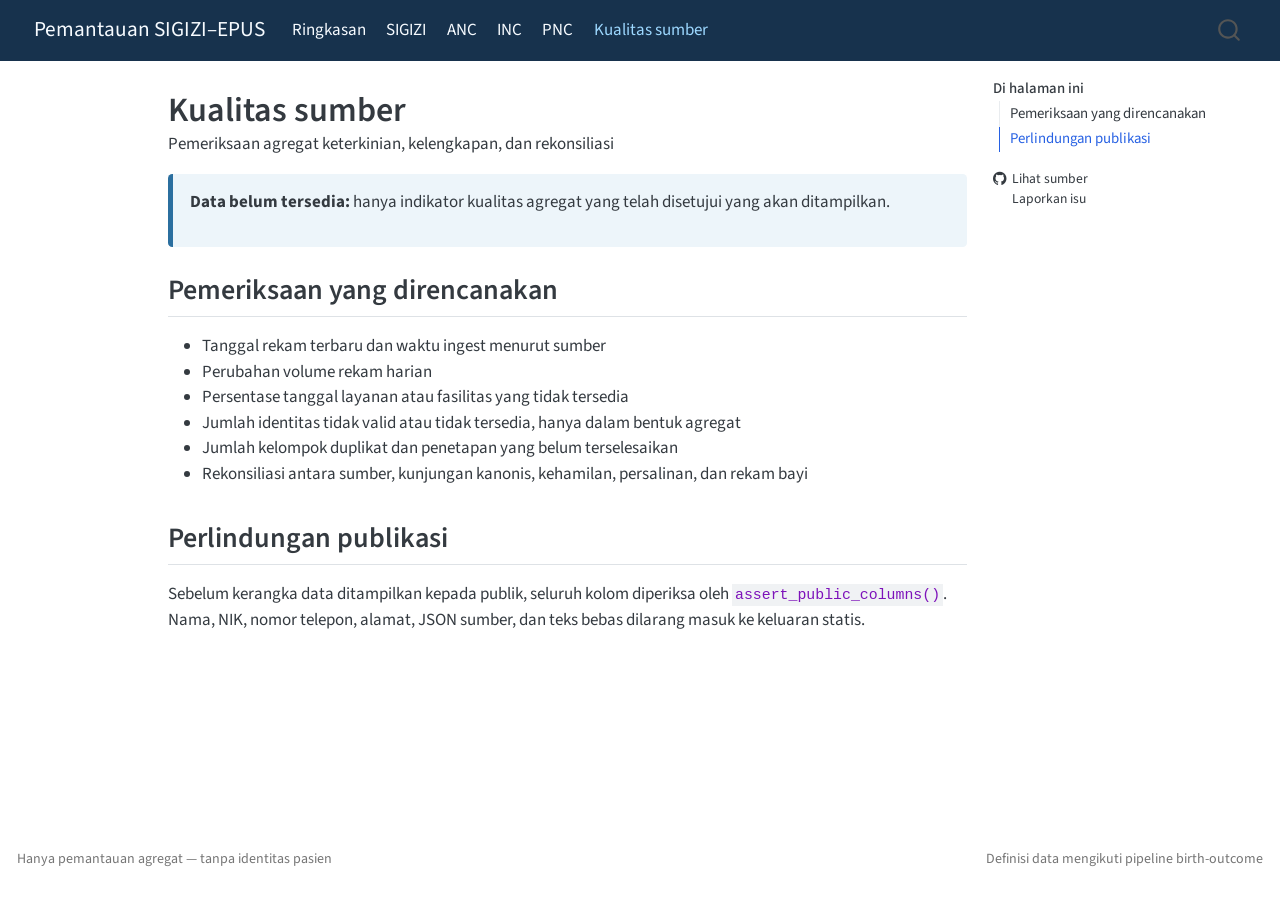
<file: source-quality.html>
<!DOCTYPE html>
<html xmlns="http://www.w3.org/1999/xhtml" lang="id" xml:lang="id"><head>

<meta charset="utf-8">
<meta name="generator" content="quarto-1.8.25">

<meta name="viewport" content="width=device-width, initial-scale=1.0, user-scalable=yes">

<meta name="description" content="Pemeriksaan agregat keterkinian, kelengkapan, dan rekonsiliasi">

<title>Kualitas sumber – Pemantauan SIGIZI–EPUS</title>
<style>
code{white-space: pre-wrap;}
span.smallcaps{font-variant: small-caps;}
div.columns{display: flex; gap: min(4vw, 1.5em);}
div.column{flex: auto; overflow-x: auto;}
div.hanging-indent{margin-left: 1.5em; text-indent: -1.5em;}
ul.task-list{list-style: none;}
ul.task-list li input[type="checkbox"] {
  width: 0.8em;
  margin: 0 0.8em 0.2em -1em; /* quarto-specific, see https://github.com/quarto-dev/quarto-cli/issues/4556 */ 
  vertical-align: middle;
}
</style>


<script src="site_libs/quarto-nav/quarto-nav.js"></script>
<script src="site_libs/quarto-nav/headroom.min.js"></script>
<script src="site_libs/clipboard/clipboard.min.js"></script>
<script src="site_libs/quarto-search/autocomplete.umd.js"></script>
<script src="site_libs/quarto-search/fuse.min.js"></script>
<script src="site_libs/quarto-search/quarto-search.js"></script>
<meta name="quarto:offset" content="./">
<script src="site_libs/quarto-html/quarto.js" type="module"></script>
<script src="site_libs/quarto-html/tabsets/tabsets.js" type="module"></script>
<script src="site_libs/quarto-html/axe/axe-check.js" type="module"></script>
<script src="site_libs/quarto-html/popper.min.js"></script>
<script src="site_libs/quarto-html/tippy.umd.min.js"></script>
<script src="site_libs/quarto-html/anchor.min.js"></script>
<link href="site_libs/quarto-html/tippy.css" rel="stylesheet">
<link href="site_libs/quarto-html/quarto-syntax-highlighting-7b89279ff1a6dce999919e0e67d4d9ec.css" rel="stylesheet" id="quarto-text-highlighting-styles">
<script src="site_libs/bootstrap/bootstrap.min.js"></script>
<link href="site_libs/bootstrap/bootstrap-icons.css" rel="stylesheet">
<link href="site_libs/bootstrap/bootstrap-e31584831b205ffbb2d98406f31c2a5b.min.css" rel="stylesheet" append-hash="true" id="quarto-bootstrap" data-mode="light">
<script id="quarto-search-options" type="application/json">{
  "location": "navbar",
  "copy-button": false,
  "collapse-after": 3,
  "panel-placement": "end",
  "type": "overlay",
  "limit": 50,
  "keyboard-shortcut": [
    "f",
    "/",
    "s"
  ],
  "show-item-context": false,
  "language": {
    "search-no-results-text": "Tidak ada hasil",
    "search-matching-documents-text": "dokumen cocok",
    "search-copy-link-title": "Salin tautan untuk mencari",
    "search-hide-matches-text": "Sembunyikan kecocokan lainnya",
    "search-more-match-text": "kecocokan lainnya di dokumen ini",
    "search-more-matches-text": "kecocokan lainnya di dokumen ini",
    "search-clear-button-title": "Hapus",
    "search-text-placeholder": "",
    "search-detached-cancel-button-title": "Batal",
    "search-submit-button-title": "Kirim",
    "search-label": "Mencari"
  }
}</script>


<link rel="stylesheet" href="styles.css">
</head>

<body class="nav-fixed quarto-light">

<div id="quarto-search-results"></div>
  <header id="quarto-header" class="headroom fixed-top">
    <nav class="navbar navbar-expand-lg " data-bs-theme="dark">
      <div class="navbar-container container-fluid">
      <div class="navbar-brand-container mx-auto">
    <a href="./index.html" class="navbar-brand navbar-brand-logo">
    </a>
    <a class="navbar-brand" href="./index.html">
    <span class="navbar-title">Pemantauan SIGIZI–EPUS</span>
    </a>
  </div>
            <div id="quarto-search" class="" title="Mencari"></div>
          <button class="navbar-toggler" type="button" data-bs-toggle="collapse" data-bs-target="#navbarCollapse" aria-controls="navbarCollapse" role="menu" aria-expanded="false" aria-label="Alihkan navigasi" onclick="if (window.quartoToggleHeadroom) { window.quartoToggleHeadroom(); }">
  <span class="navbar-toggler-icon"></span>
</button>
          <div class="collapse navbar-collapse" id="navbarCollapse">
            <ul class="navbar-nav navbar-nav-scroll me-auto">
  <li class="nav-item">
    <a class="nav-link" href="./index.html"> 
<span class="menu-text">Ringkasan</span></a>
  </li>  
  <li class="nav-item">
    <a class="nav-link" href="./sigizi.html"> 
<span class="menu-text">SIGIZI</span></a>
  </li>  
  <li class="nav-item">
    <a class="nav-link" href="./anc.html"> 
<span class="menu-text">ANC</span></a>
  </li>  
  <li class="nav-item">
    <a class="nav-link" href="./inc.html"> 
<span class="menu-text">INC</span></a>
  </li>  
  <li class="nav-item">
    <a class="nav-link" href="./pnc.html"> 
<span class="menu-text">PNC</span></a>
  </li>  
  <li class="nav-item">
    <a class="nav-link active" href="./source-quality.html" aria-current="page"> 
<span class="menu-text">Kualitas sumber</span></a>
  </li>  
</ul>
          </div> <!-- /navcollapse -->
            <div class="quarto-navbar-tools">
</div>
      </div> <!-- /container-fluid -->
    </nav>
</header>
<!-- content -->
<div id="quarto-content" class="quarto-container page-columns page-rows-contents page-layout-article page-navbar">
<!-- sidebar -->
<!-- margin-sidebar -->
    <div id="quarto-margin-sidebar" class="sidebar margin-sidebar">
        <nav id="TOC" role="doc-toc" class="toc-active">
    <h2 id="toc-title">Di halaman ini</h2>
   
  <ul>
  <li><a href="#pemeriksaan-yang-direncanakan" id="toc-pemeriksaan-yang-direncanakan" class="nav-link active" data-scroll-target="#pemeriksaan-yang-direncanakan">Pemeriksaan yang direncanakan</a></li>
  <li><a href="#perlindungan-publikasi" id="toc-perlindungan-publikasi" class="nav-link" data-scroll-target="#perlindungan-publikasi">Perlindungan publikasi</a></li>
  </ul>
<div class="toc-actions"><ul><li><a href="https://github.com/oucru-id/sigizi-epus-monitoring/blob/main/source-quality.qmd" class="toc-action"><i class="bi bi-github"></i>Lihat sumber</a></li><li><a href="https://github.com/oucru-id/sigizi-epus-monitoring/issues/new" class="toc-action"><i class="bi empty"></i>Laporkan isu</a></li></ul></div></nav>
    </div>
<!-- main -->
<main class="content" id="quarto-document-content">

<header id="title-block-header" class="quarto-title-block default">
<div class="quarto-title">
<h1 class="title">Kualitas sumber</h1>
</div>

<div>
  <div class="description">
    Pemeriksaan agregat keterkinian, kelengkapan, dan rekonsiliasi
  </div>
</div>


<div class="quarto-title-meta">

    
  
    
  </div>
  


</header>


<div class="status-banner">
<p><strong>Data belum tersedia:</strong> hanya indikator kualitas agregat yang telah disetujui yang akan ditampilkan.</p>
</div>
<section id="pemeriksaan-yang-direncanakan" class="level2">
<h2 class="anchored" data-anchor-id="pemeriksaan-yang-direncanakan">Pemeriksaan yang direncanakan</h2>
<ul>
<li>Tanggal rekam terbaru dan waktu ingest menurut sumber</li>
<li>Perubahan volume rekam harian</li>
<li>Persentase tanggal layanan atau fasilitas yang tidak tersedia</li>
<li>Jumlah identitas tidak valid atau tidak tersedia, hanya dalam bentuk agregat</li>
<li>Jumlah kelompok duplikat dan penetapan yang belum terselesaikan</li>
<li>Rekonsiliasi antara sumber, kunjungan kanonis, kehamilan, persalinan, dan rekam bayi</li>
</ul>
</section>
<section id="perlindungan-publikasi" class="level2">
<h2 class="anchored" data-anchor-id="perlindungan-publikasi">Perlindungan publikasi</h2>
<p>Sebelum kerangka data ditampilkan kepada publik, seluruh kolom diperiksa oleh <code>assert_public_columns()</code>. Nama, NIK, nomor telepon, alamat, JSON sumber, dan teks bebas dilarang masuk ke keluaran statis.</p>


</section>

</main> <!-- /main -->
<script id="quarto-html-after-body" type="application/javascript">
  window.document.addEventListener("DOMContentLoaded", function (event) {
    const icon = "";
    const anchorJS = new window.AnchorJS();
    anchorJS.options = {
      placement: 'right',
      icon: icon
    };
    anchorJS.add('.anchored');
    const isCodeAnnotation = (el) => {
      for (const clz of el.classList) {
        if (clz.startsWith('code-annotation-')) {                     
          return true;
        }
      }
      return false;
    }
    const onCopySuccess = function(e) {
      // button target
      const button = e.trigger;
      // don't keep focus
      button.blur();
      // flash "checked"
      button.classList.add('code-copy-button-checked');
      var currentTitle = button.getAttribute("title");
      button.setAttribute("title", "Disalin!");
      let tooltip;
      if (window.bootstrap) {
        button.setAttribute("data-bs-toggle", "tooltip");
        button.setAttribute("data-bs-placement", "left");
        button.setAttribute("data-bs-title", "Disalin!");
        tooltip = new bootstrap.Tooltip(button, 
          { trigger: "manual", 
            customClass: "code-copy-button-tooltip",
            offset: [0, -8]});
        tooltip.show();    
      }
      setTimeout(function() {
        if (tooltip) {
          tooltip.hide();
          button.removeAttribute("data-bs-title");
          button.removeAttribute("data-bs-toggle");
          button.removeAttribute("data-bs-placement");
        }
        button.setAttribute("title", currentTitle);
        button.classList.remove('code-copy-button-checked');
      }, 1000);
      // clear code selection
      e.clearSelection();
    }
    const getTextToCopy = function(trigger) {
      const outerScaffold = trigger.parentElement.cloneNode(true);
      const codeEl = outerScaffold.querySelector('code');
      for (const childEl of codeEl.children) {
        if (isCodeAnnotation(childEl)) {
          childEl.remove();
        }
      }
      return codeEl.innerText;
    }
    const clipboard = new window.ClipboardJS('.code-copy-button:not([data-in-quarto-modal])', {
      text: getTextToCopy
    });
    clipboard.on('success', onCopySuccess);
    if (window.document.getElementById('quarto-embedded-source-code-modal')) {
      const clipboardModal = new window.ClipboardJS('.code-copy-button[data-in-quarto-modal]', {
        text: getTextToCopy,
        container: window.document.getElementById('quarto-embedded-source-code-modal')
      });
      clipboardModal.on('success', onCopySuccess);
    }
      var localhostRegex = new RegExp(/^(?:http|https):\/\/localhost\:?[0-9]*\//);
      var mailtoRegex = new RegExp(/^mailto:/);
        var filterRegex = new RegExp("https:\/\/oucru-id\.github\.io\/sigizi-epus-monitoring\/");
      var isInternal = (href) => {
          return filterRegex.test(href) || localhostRegex.test(href) || mailtoRegex.test(href);
      }
      // Inspect non-navigation links and adorn them if external
     var links = window.document.querySelectorAll('a[href]:not(.nav-link):not(.navbar-brand):not(.toc-action):not(.sidebar-link):not(.sidebar-item-toggle):not(.pagination-link):not(.no-external):not([aria-hidden]):not(.dropdown-item):not(.quarto-navigation-tool):not(.about-link)');
      for (var i=0; i<links.length; i++) {
        const link = links[i];
        if (!isInternal(link.href)) {
          // undo the damage that might have been done by quarto-nav.js in the case of
          // links that we want to consider external
          if (link.dataset.originalHref !== undefined) {
            link.href = link.dataset.originalHref;
          }
            // target, if specified
            link.setAttribute("target", "_blank");
            if (link.getAttribute("rel") === null) {
              link.setAttribute("rel", "noopener");
            }
        }
      }
    function tippyHover(el, contentFn, onTriggerFn, onUntriggerFn) {
      const config = {
        allowHTML: true,
        maxWidth: 500,
        delay: 100,
        arrow: false,
        appendTo: function(el) {
            return el.parentElement;
        },
        interactive: true,
        interactiveBorder: 10,
        theme: 'quarto',
        placement: 'bottom-start',
      };
      if (contentFn) {
        config.content = contentFn;
      }
      if (onTriggerFn) {
        config.onTrigger = onTriggerFn;
      }
      if (onUntriggerFn) {
        config.onUntrigger = onUntriggerFn;
      }
      window.tippy(el, config); 
    }
    const noterefs = window.document.querySelectorAll('a[role="doc-noteref"]');
    for (var i=0; i<noterefs.length; i++) {
      const ref = noterefs[i];
      tippyHover(ref, function() {
        // use id or data attribute instead here
        let href = ref.getAttribute('data-footnote-href') || ref.getAttribute('href');
        try { href = new URL(href).hash; } catch {}
        const id = href.replace(/^#\/?/, "");
        const note = window.document.getElementById(id);
        if (note) {
          return note.innerHTML;
        } else {
          return "";
        }
      });
    }
    const xrefs = window.document.querySelectorAll('a.quarto-xref');
    const processXRef = (id, note) => {
      // Strip column container classes
      const stripColumnClz = (el) => {
        el.classList.remove("page-full", "page-columns");
        if (el.children) {
          for (const child of el.children) {
            stripColumnClz(child);
          }
        }
      }
      stripColumnClz(note)
      if (id === null || id.startsWith('sec-')) {
        // Special case sections, only their first couple elements
        const container = document.createElement("div");
        if (note.children && note.children.length > 2) {
          container.appendChild(note.children[0].cloneNode(true));
          for (let i = 1; i < note.children.length; i++) {
            const child = note.children[i];
            if (child.tagName === "P" && child.innerText === "") {
              continue;
            } else {
              container.appendChild(child.cloneNode(true));
              break;
            }
          }
          if (window.Quarto?.typesetMath) {
            window.Quarto.typesetMath(container);
          }
          return container.innerHTML
        } else {
          if (window.Quarto?.typesetMath) {
            window.Quarto.typesetMath(note);
          }
          return note.innerHTML;
        }
      } else {
        // Remove any anchor links if they are present
        const anchorLink = note.querySelector('a.anchorjs-link');
        if (anchorLink) {
          anchorLink.remove();
        }
        if (window.Quarto?.typesetMath) {
          window.Quarto.typesetMath(note);
        }
        if (note.classList.contains("callout")) {
          return note.outerHTML;
        } else {
          return note.innerHTML;
        }
      }
    }
    for (var i=0; i<xrefs.length; i++) {
      const xref = xrefs[i];
      tippyHover(xref, undefined, function(instance) {
        instance.disable();
        let url = xref.getAttribute('href');
        let hash = undefined; 
        if (url.startsWith('#')) {
          hash = url;
        } else {
          try { hash = new URL(url).hash; } catch {}
        }
        if (hash) {
          const id = hash.replace(/^#\/?/, "");
          const note = window.document.getElementById(id);
          if (note !== null) {
            try {
              const html = processXRef(id, note.cloneNode(true));
              instance.setContent(html);
            } finally {
              instance.enable();
              instance.show();
            }
          } else {
            // See if we can fetch this
            fetch(url.split('#')[0])
            .then(res => res.text())
            .then(html => {
              const parser = new DOMParser();
              const htmlDoc = parser.parseFromString(html, "text/html");
              const note = htmlDoc.getElementById(id);
              if (note !== null) {
                const html = processXRef(id, note);
                instance.setContent(html);
              } 
            }).finally(() => {
              instance.enable();
              instance.show();
            });
          }
        } else {
          // See if we can fetch a full url (with no hash to target)
          // This is a special case and we should probably do some content thinning / targeting
          fetch(url)
          .then(res => res.text())
          .then(html => {
            const parser = new DOMParser();
            const htmlDoc = parser.parseFromString(html, "text/html");
            const note = htmlDoc.querySelector('main.content');
            if (note !== null) {
              // This should only happen for chapter cross references
              // (since there is no id in the URL)
              // remove the first header
              if (note.children.length > 0 && note.children[0].tagName === "HEADER") {
                note.children[0].remove();
              }
              const html = processXRef(null, note);
              instance.setContent(html);
            } 
          }).finally(() => {
            instance.enable();
            instance.show();
          });
        }
      }, function(instance) {
      });
    }
        let selectedAnnoteEl;
        const selectorForAnnotation = ( cell, annotation) => {
          let cellAttr = 'data-code-cell="' + cell + '"';
          let lineAttr = 'data-code-annotation="' +  annotation + '"';
          const selector = 'span[' + cellAttr + '][' + lineAttr + ']';
          return selector;
        }
        const selectCodeLines = (annoteEl) => {
          const doc = window.document;
          const targetCell = annoteEl.getAttribute("data-target-cell");
          const targetAnnotation = annoteEl.getAttribute("data-target-annotation");
          const annoteSpan = window.document.querySelector(selectorForAnnotation(targetCell, targetAnnotation));
          const lines = annoteSpan.getAttribute("data-code-lines").split(",");
          const lineIds = lines.map((line) => {
            return targetCell + "-" + line;
          })
          let top = null;
          let height = null;
          let parent = null;
          if (lineIds.length > 0) {
              //compute the position of the single el (top and bottom and make a div)
              const el = window.document.getElementById(lineIds[0]);
              top = el.offsetTop;
              height = el.offsetHeight;
              parent = el.parentElement.parentElement;
            if (lineIds.length > 1) {
              const lastEl = window.document.getElementById(lineIds[lineIds.length - 1]);
              const bottom = lastEl.offsetTop + lastEl.offsetHeight;
              height = bottom - top;
            }
            if (top !== null && height !== null && parent !== null) {
              // cook up a div (if necessary) and position it 
              let div = window.document.getElementById("code-annotation-line-highlight");
              if (div === null) {
                div = window.document.createElement("div");
                div.setAttribute("id", "code-annotation-line-highlight");
                div.style.position = 'absolute';
                parent.appendChild(div);
              }
              div.style.top = top - 2 + "px";
              div.style.height = height + 4 + "px";
              div.style.left = 0;
              let gutterDiv = window.document.getElementById("code-annotation-line-highlight-gutter");
              if (gutterDiv === null) {
                gutterDiv = window.document.createElement("div");
                gutterDiv.setAttribute("id", "code-annotation-line-highlight-gutter");
                gutterDiv.style.position = 'absolute';
                const codeCell = window.document.getElementById(targetCell);
                const gutter = codeCell.querySelector('.code-annotation-gutter');
                gutter.appendChild(gutterDiv);
              }
              gutterDiv.style.top = top - 2 + "px";
              gutterDiv.style.height = height + 4 + "px";
            }
            selectedAnnoteEl = annoteEl;
          }
        };
        const unselectCodeLines = () => {
          const elementsIds = ["code-annotation-line-highlight", "code-annotation-line-highlight-gutter"];
          elementsIds.forEach((elId) => {
            const div = window.document.getElementById(elId);
            if (div) {
              div.remove();
            }
          });
          selectedAnnoteEl = undefined;
        };
          // Handle positioning of the toggle
      window.addEventListener(
        "resize",
        throttle(() => {
          elRect = undefined;
          if (selectedAnnoteEl) {
            selectCodeLines(selectedAnnoteEl);
          }
        }, 10)
      );
      function throttle(fn, ms) {
      let throttle = false;
      let timer;
        return (...args) => {
          if(!throttle) { // first call gets through
              fn.apply(this, args);
              throttle = true;
          } else { // all the others get throttled
              if(timer) clearTimeout(timer); // cancel #2
              timer = setTimeout(() => {
                fn.apply(this, args);
                timer = throttle = false;
              }, ms);
          }
        };
      }
        // Attach click handler to the DT
        const annoteDls = window.document.querySelectorAll('dt[data-target-cell]');
        for (const annoteDlNode of annoteDls) {
          annoteDlNode.addEventListener('click', (event) => {
            const clickedEl = event.target;
            if (clickedEl !== selectedAnnoteEl) {
              unselectCodeLines();
              const activeEl = window.document.querySelector('dt[data-target-cell].code-annotation-active');
              if (activeEl) {
                activeEl.classList.remove('code-annotation-active');
              }
              selectCodeLines(clickedEl);
              clickedEl.classList.add('code-annotation-active');
            } else {
              // Unselect the line
              unselectCodeLines();
              clickedEl.classList.remove('code-annotation-active');
            }
          });
        }
    const findCites = (el) => {
      const parentEl = el.parentElement;
      if (parentEl) {
        const cites = parentEl.dataset.cites;
        if (cites) {
          return {
            el,
            cites: cites.split(' ')
          };
        } else {
          return findCites(el.parentElement)
        }
      } else {
        return undefined;
      }
    };
    var bibliorefs = window.document.querySelectorAll('a[role="doc-biblioref"]');
    for (var i=0; i<bibliorefs.length; i++) {
      const ref = bibliorefs[i];
      const citeInfo = findCites(ref);
      if (citeInfo) {
        tippyHover(citeInfo.el, function() {
          var popup = window.document.createElement('div');
          citeInfo.cites.forEach(function(cite) {
            var citeDiv = window.document.createElement('div');
            citeDiv.classList.add('hanging-indent');
            citeDiv.classList.add('csl-entry');
            var biblioDiv = window.document.getElementById('ref-' + cite);
            if (biblioDiv) {
              citeDiv.innerHTML = biblioDiv.innerHTML;
            }
            popup.appendChild(citeDiv);
          });
          return popup.innerHTML;
        });
      }
    }
  });
  </script>
</div> <!-- /content -->
<footer class="footer">
  <div class="nav-footer">
    <div class="nav-footer-left">
<p>Hanya pemantauan agregat — tanpa identitas pasien</p>
</div>   
    <div class="nav-footer-center">
      &nbsp;
    <div class="toc-actions d-sm-block d-md-none"><ul><li><a href="https://github.com/oucru-id/sigizi-epus-monitoring/blob/main/source-quality.qmd" class="toc-action"><i class="bi bi-github"></i>Lihat sumber</a></li><li><a href="https://github.com/oucru-id/sigizi-epus-monitoring/issues/new" class="toc-action"><i class="bi empty"></i>Laporkan isu</a></li></ul></div></div>
    <div class="nav-footer-right">
<p>Definisi data mengikuti pipeline birth-outcome</p>
</div>
  </div>
</footer>




</body></html>
</file>
<file: site_libs/quarto-html/tippy.css>
.tippy-box[data-animation=fade][data-state=hidden]{opacity:0}[data-tippy-root]{max-width:calc(100vw - 10px)}.tippy-box{position:relative;background-color:#333;color:#fff;border-radius:4px;font-size:14px;line-height:1.4;white-space:normal;outline:0;transition-property:transform,visibility,opacity}.tippy-box[data-placement^=top]>.tippy-arrow{bottom:0}.tippy-box[data-placement^=top]>.tippy-arrow:before{bottom:-7px;left:0;border-width:8px 8px 0;border-top-color:initial;transform-origin:center top}.tippy-box[data-placement^=bottom]>.tippy-arrow{top:0}.tippy-box[data-placement^=bottom]>.tippy-arrow:before{top:-7px;left:0;border-width:0 8px 8px;border-bottom-color:initial;transform-origin:center bottom}.tippy-box[data-placement^=left]>.tippy-arrow{right:0}.tippy-box[data-placement^=left]>.tippy-arrow:before{border-width:8px 0 8px 8px;border-left-color:initial;right:-7px;transform-origin:center left}.tippy-box[data-placement^=right]>.tippy-arrow{left:0}.tippy-box[data-placement^=right]>.tippy-arrow:before{left:-7px;border-width:8px 8px 8px 0;border-right-color:initial;transform-origin:center right}.tippy-box[data-inertia][data-state=visible]{transition-timing-function:cubic-bezier(.54,1.5,.38,1.11)}.tippy-arrow{width:16px;height:16px;color:#333}.tippy-arrow:before{content:"";position:absolute;border-color:transparent;border-style:solid}.tippy-content{position:relative;padding:5px 9px;z-index:1}
</file>
<file: site_libs/quarto-html/quarto-syntax-highlighting-7b89279ff1a6dce999919e0e67d4d9ec.css>
/* quarto syntax highlight colors */
:root {
  --quarto-hl-ot-color: #003B4F;
  --quarto-hl-at-color: #657422;
  --quarto-hl-ss-color: #20794D;
  --quarto-hl-an-color: #5E5E5E;
  --quarto-hl-fu-color: #4758AB;
  --quarto-hl-st-color: #20794D;
  --quarto-hl-cf-color: #003B4F;
  --quarto-hl-op-color: #5E5E5E;
  --quarto-hl-er-color: #AD0000;
  --quarto-hl-bn-color: #AD0000;
  --quarto-hl-al-color: #AD0000;
  --quarto-hl-va-color: #111111;
  --quarto-hl-bu-color: inherit;
  --quarto-hl-ex-color: inherit;
  --quarto-hl-pp-color: #AD0000;
  --quarto-hl-in-color: #5E5E5E;
  --quarto-hl-vs-color: #20794D;
  --quarto-hl-wa-color: #5E5E5E;
  --quarto-hl-do-color: #5E5E5E;
  --quarto-hl-im-color: #00769E;
  --quarto-hl-ch-color: #20794D;
  --quarto-hl-dt-color: #AD0000;
  --quarto-hl-fl-color: #AD0000;
  --quarto-hl-co-color: #5E5E5E;
  --quarto-hl-cv-color: #5E5E5E;
  --quarto-hl-cn-color: #8f5902;
  --quarto-hl-sc-color: #5E5E5E;
  --quarto-hl-dv-color: #AD0000;
  --quarto-hl-kw-color: #003B4F;
}

/* other quarto variables */
:root {
  --quarto-font-monospace: SFMono-Regular, Menlo, Monaco, Consolas, "Liberation Mono", "Courier New", monospace;
}

/* syntax highlight based on Pandoc's rules */
pre > code.sourceCode > span {
  color: #003B4F;
}

code.sourceCode > span {
  color: #003B4F;
}

div.sourceCode,
div.sourceCode pre.sourceCode {
  color: #003B4F;
}

/* Normal */
code span {
  color: #003B4F;
}

/* Alert */
code span.al {
  color: #AD0000;
  font-style: inherit;
}

/* Annotation */
code span.an {
  color: #5E5E5E;
  font-style: inherit;
}

/* Attribute */
code span.at {
  color: #657422;
  font-style: inherit;
}

/* BaseN */
code span.bn {
  color: #AD0000;
  font-style: inherit;
}

/* BuiltIn */
code span.bu {
  font-style: inherit;
}

/* ControlFlow */
code span.cf {
  color: #003B4F;
  font-weight: bold;
  font-style: inherit;
}

/* Char */
code span.ch {
  color: #20794D;
  font-style: inherit;
}

/* Constant */
code span.cn {
  color: #8f5902;
  font-style: inherit;
}

/* Comment */
code span.co {
  color: #5E5E5E;
  font-style: inherit;
}

/* CommentVar */
code span.cv {
  color: #5E5E5E;
  font-style: italic;
}

/* Documentation */
code span.do {
  color: #5E5E5E;
  font-style: italic;
}

/* DataType */
code span.dt {
  color: #AD0000;
  font-style: inherit;
}

/* DecVal */
code span.dv {
  color: #AD0000;
  font-style: inherit;
}

/* Error */
code span.er {
  color: #AD0000;
  font-style: inherit;
}

/* Extension */
code span.ex {
  font-style: inherit;
}

/* Float */
code span.fl {
  color: #AD0000;
  font-style: inherit;
}

/* Function */
code span.fu {
  color: #4758AB;
  font-style: inherit;
}

/* Import */
code span.im {
  color: #00769E;
  font-style: inherit;
}

/* Information */
code span.in {
  color: #5E5E5E;
  font-style: inherit;
}

/* Keyword */
code span.kw {
  color: #003B4F;
  font-weight: bold;
  font-style: inherit;
}

/* Operator */
code span.op {
  color: #5E5E5E;
  font-style: inherit;
}

/* Other */
code span.ot {
  color: #003B4F;
  font-style: inherit;
}

/* Preprocessor */
code span.pp {
  color: #AD0000;
  font-style: inherit;
}

/* SpecialChar */
code span.sc {
  color: #5E5E5E;
  font-style: inherit;
}

/* SpecialString */
code span.ss {
  color: #20794D;
  font-style: inherit;
}

/* String */
code span.st {
  color: #20794D;
  font-style: inherit;
}

/* Variable */
code span.va {
  color: #111111;
  font-style: inherit;
}

/* VerbatimString */
code span.vs {
  color: #20794D;
  font-style: inherit;
}

/* Warning */
code span.wa {
  color: #5E5E5E;
  font-style: italic;
}

.prevent-inlining {
  content: "</";
}

/*# sourceMappingURL=3944bc705cfaf4c80e56f77c5205168a.css.map */
</file>
<file: styles.css>
:root {
  --monitor-navy: #17324d;
  --monitor-blue: #2b6f9f;
  --monitor-pale: #edf5fa;
  --monitor-border: #c9d9e4;
}

.navbar {
  background-color: var(--monitor-navy);
}

.navbar .navbar-brand,
.navbar .navbar-nav .nav-link,
.navbar .quarto-navbar-tools .quarto-navigation-tool {
  color: #f7fbff;
}

.navbar .navbar-nav .nav-link.active,
.navbar .navbar-nav .nav-link:hover,
.navbar .navbar-brand:hover {
  color: #9dd8ff;
}

.status-banner {
  background: var(--monitor-pale);
  border-left: 0.35rem solid var(--monitor-blue);
  border-radius: 0.25rem;
  margin: 0.5rem 0 1.5rem;
  padding: 0.9rem 1rem;
}

.metric-grid {
  display: grid;
  gap: 1rem;
  grid-template-columns: repeat(3, minmax(0, 1fr));
  margin-bottom: 1.5rem;
  min-width: 0;
}

.metric-card {
  border: 1px solid var(--monitor-border);
  border-radius: 0.5rem;
  box-shadow: 0 0.15rem 0.4rem rgb(23 50 77 / 8%);
  min-width: 0;
  overflow-wrap: anywhere;
  padding: 1rem;
}

.metric-card h3 {
  color: var(--monitor-navy);
  margin-top: 0;
}

.metric-value {
  color: var(--monitor-navy);
  font-size: 1.8rem;
  font-weight: 700;
  line-height: 1.1;
  margin: 0.25rem 0 0.5rem;
}

.metric-note {
  color: #4d6173;
  font-size: 0.9rem;
}

.dashboard-section-intro {
  color: #4d6173;
  margin-top: -0.35rem;
}

.chart-grid {
  display: grid;
  gap: 1.25rem;
  grid-template-columns: repeat(2, minmax(0, 1fr));
  margin: 1rem 0 1.75rem;
}

.chart-panel {
  border: 1px solid var(--monitor-border);
  border-radius: 0.5rem;
  min-width: 0;
  padding: 1rem 1.1rem;
}

.chart-panel h3 {
  color: var(--monitor-navy);
  font-size: 1.05rem;
  margin: 0 0 0.9rem;
}

.monitor-bar-chart {
  display: grid;
  gap: 0.75rem;
}

.monitor-bar-row {
  align-items: start;
  display: grid;
  gap: 0.65rem;
  grid-template-columns: minmax(7rem, 1.15fr) minmax(8rem, 3fr) 4.2rem;
}

.monitor-bar-label {
  color: var(--monitor-navy);
  font-size: 0.88rem;
  font-weight: 600;
  line-height: 1.2;
}

.monitor-bar-track {
  background: #e7eef3;
  border-radius: 999px;
  height: 0.72rem;
  overflow: hidden;
}

.monitor-bar-fill {
  border-radius: 999px;
  height: 100%;
  min-width: 0.15rem;
}

.monitor-bar-detail {
  color: #667a8b;
  font-size: 0.73rem;
  line-height: 1.25;
  margin-top: 0.22rem;
}

.monitor-bar-value {
  color: var(--monitor-navy);
  font-size: 0.88rem;
  font-weight: 700;
  text-align: right;
}

.definition-box {
  background: #f7fafc;
  border: 1px solid var(--monitor-border);
  border-radius: 0.5rem;
  padding: 0.85rem 1rem;
}

.table-note {
  color: #667a8b;
  font-size: 0.82rem;
  margin-top: 0.5rem;
}

.dashboard-filter-panel {
  align-items: end;
  background: #f7fafc;
  border: 1px solid var(--monitor-border);
  border-radius: 0.55rem;
  display: grid;
  gap: 1rem;
  grid-template-columns: repeat(2, minmax(11rem, 1fr)) auto;
  margin: 1rem 0 1.5rem;
  padding: 1rem;
}

.dashboard-filter-field label {
  color: var(--monitor-navy);
  display: block;
  font-size: 0.82rem;
  font-weight: 700;
  margin-bottom: 0.3rem;
}

.dashboard-filter-field select {
  background: white;
  border: 1px solid #9eb6c7;
  border-radius: 0.35rem;
  color: var(--monitor-navy);
  min-height: 2.5rem;
  padding: 0.45rem 0.65rem;
  width: 100%;
}

.dashboard-filter-reset {
  background: var(--monitor-navy);
  border: 0;
  border-radius: 0.35rem;
  color: white;
  cursor: pointer;
  min-height: 2.5rem;
  padding: 0.45rem 0.9rem;
}

.dashboard-filter-context {
  color: #4d6173;
  font-size: 0.86rem;
  grid-column: 1 / -1;
  margin: 0;
}

.dashboard-filter-warning {
  background: #fff5e6;
  border-left: 0.3rem solid #d6a51d;
  padding: 0.7rem 0.85rem;
}

@media (max-width: 767.98px) {
  .metric-grid {
    grid-template-columns: minmax(0, 1fr);
  }

  .chart-grid {
    grid-template-columns: minmax(0, 1fr);
  }

  .monitor-bar-row {
    gap: 0.4rem;
    grid-template-columns: minmax(5.5rem, 1fr) minmax(7rem, 2fr) 3.5rem;
  }

  .dashboard-filter-panel {
    grid-template-columns: minmax(0, 1fr);
  }

  .dashboard-filter-context {
    grid-column: 1;
  }

  .status-banner {
    overflow-wrap: anywhere;
  }
}
</file>
<file: site_libs/quarto-diagram/mermaid.css>
.mermaidTooltip {
  position: absolute;
  text-align: center;
  max-width: 200px;
  padding: 2px;
  font-family: "trebuchet ms", verdana, arial;
  font-size: 12px;
  background: #ffffde;
  border: 1px solid #aaaa33;
  border-radius: 2px;
  pointer-events: none;
  z-index: 1000;
}
</file>
